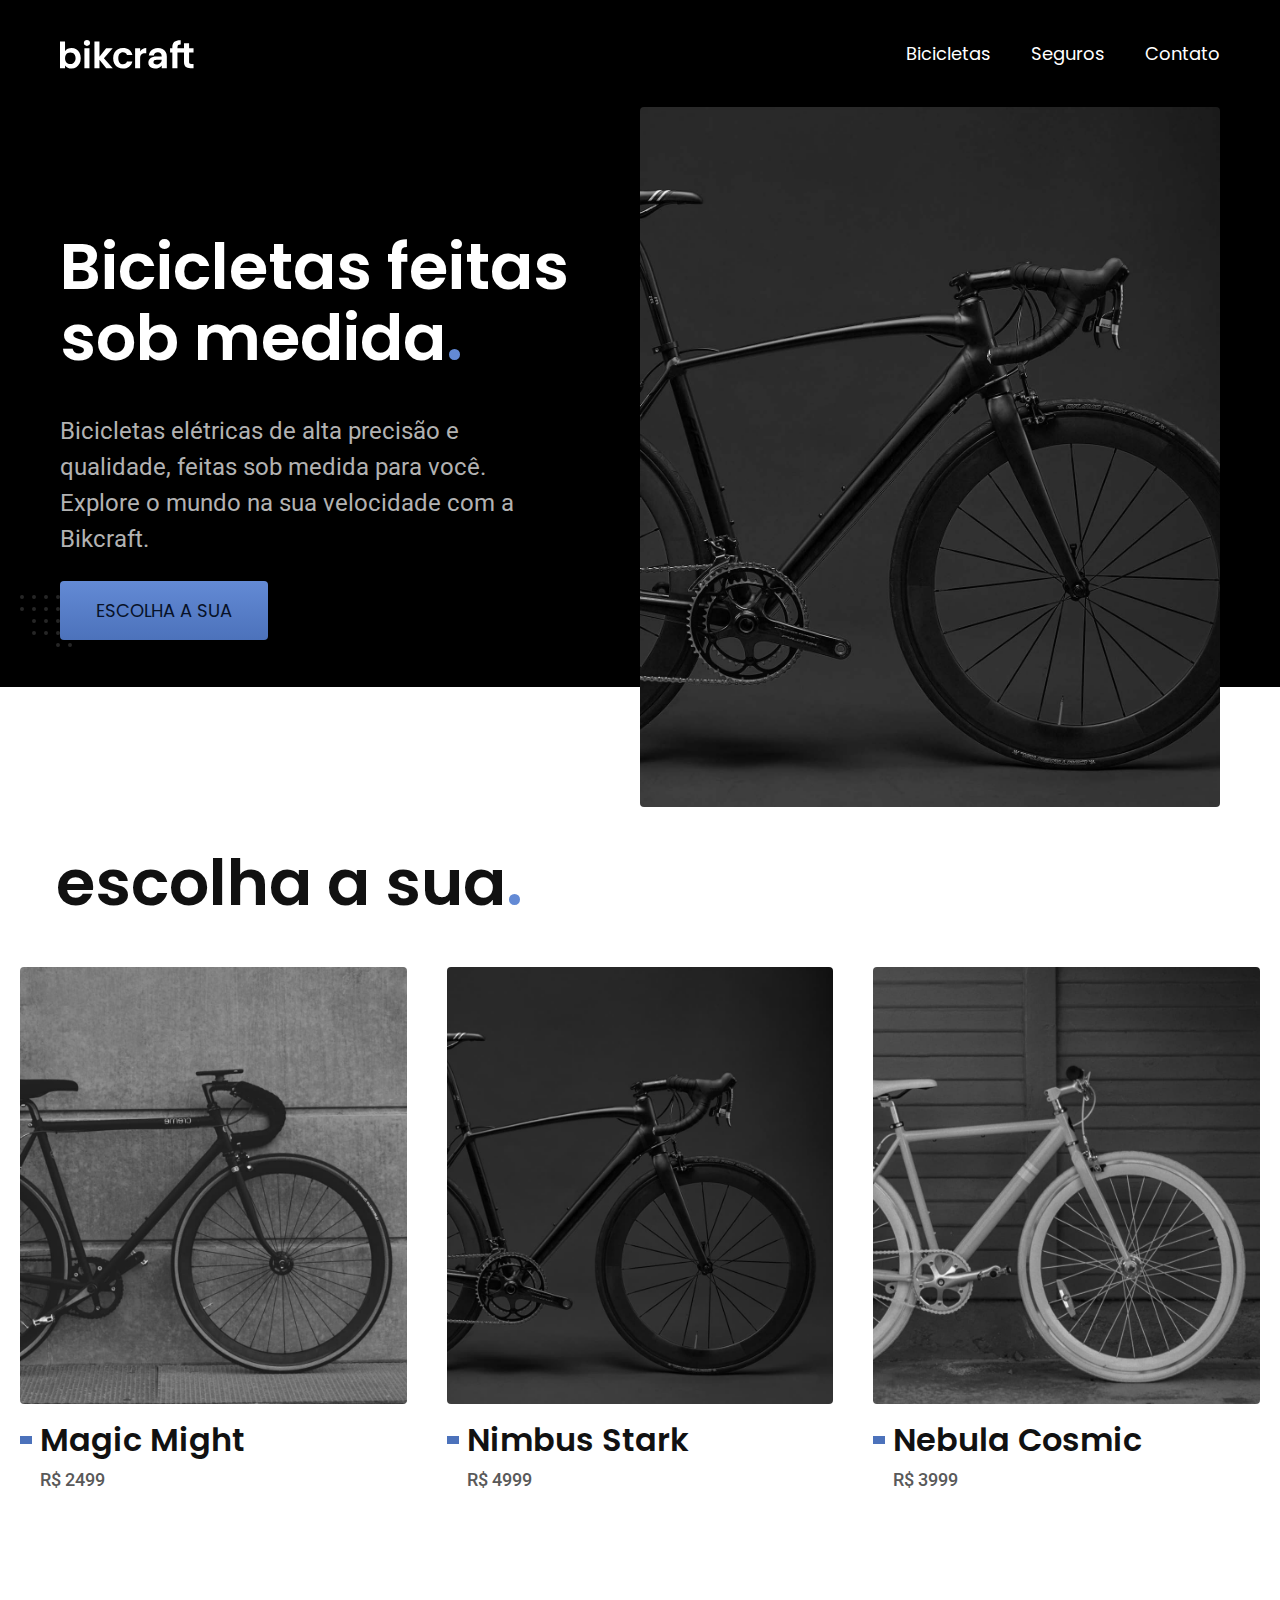
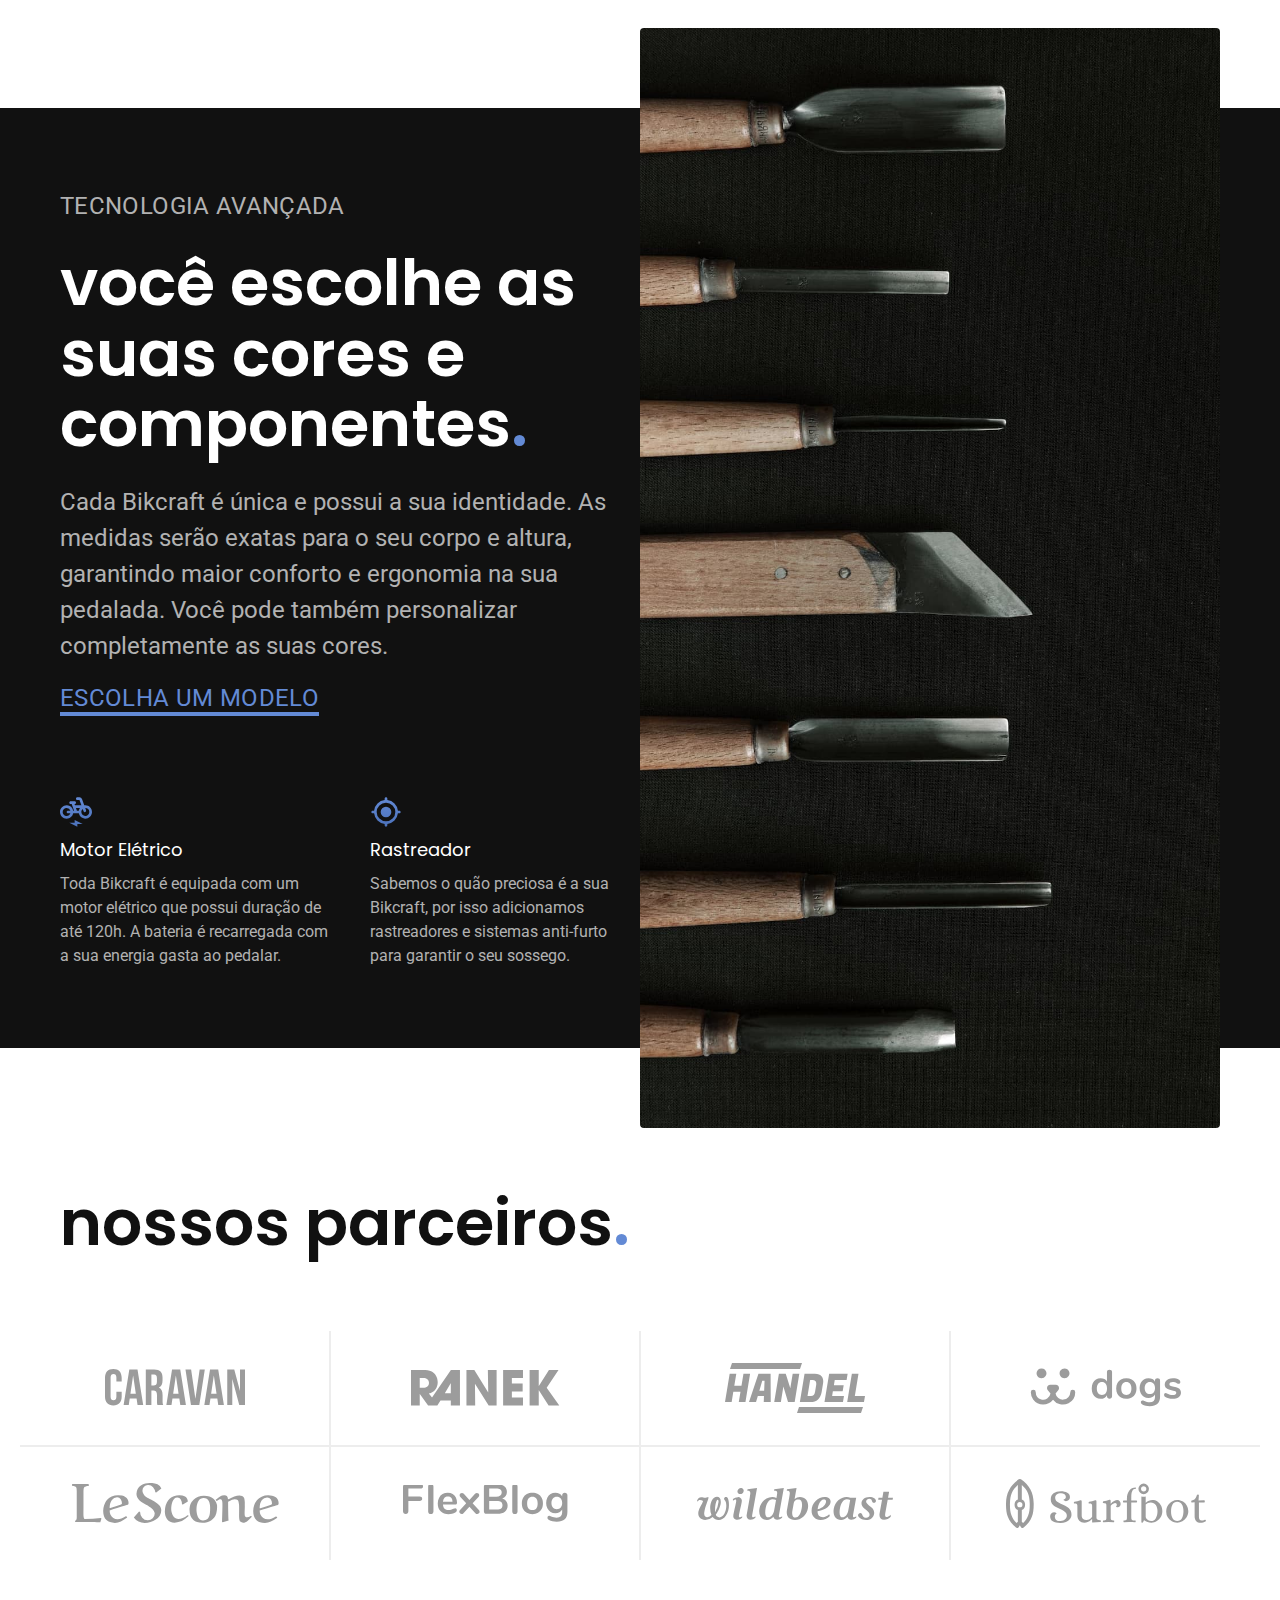
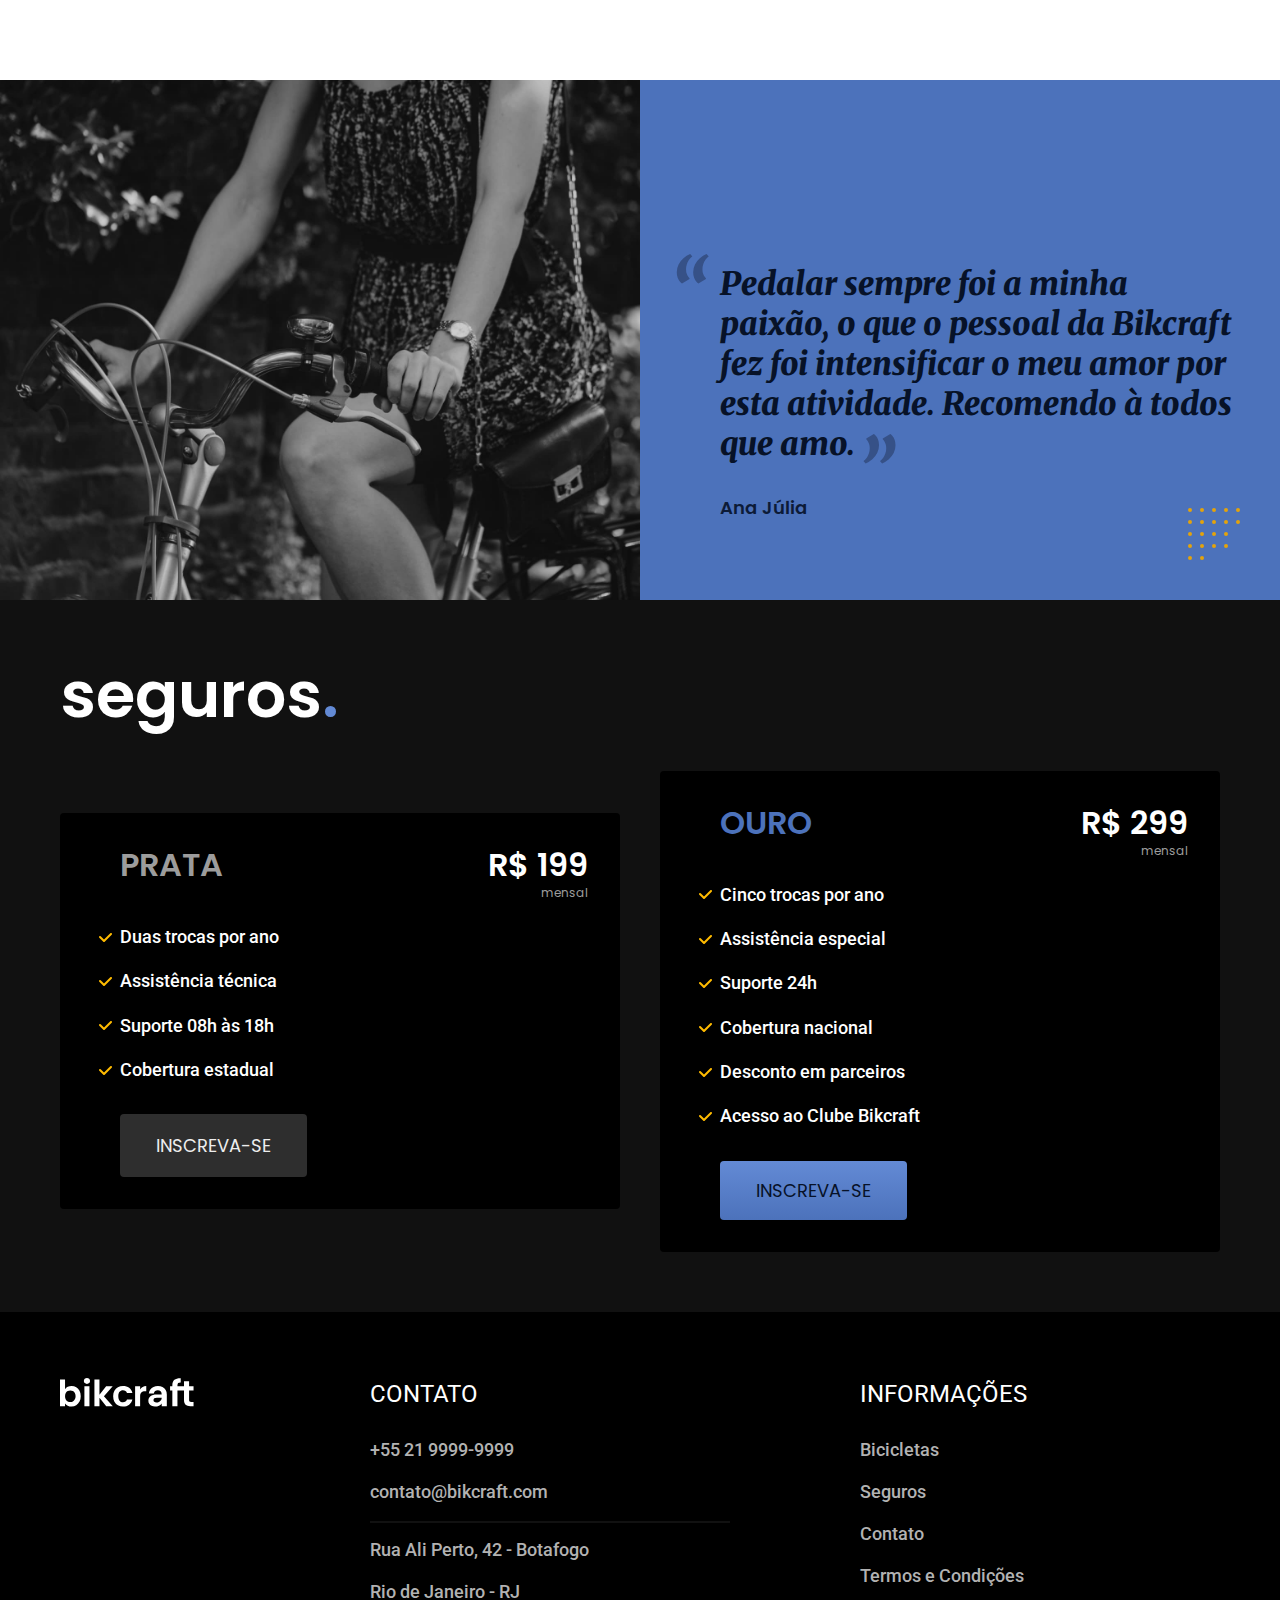
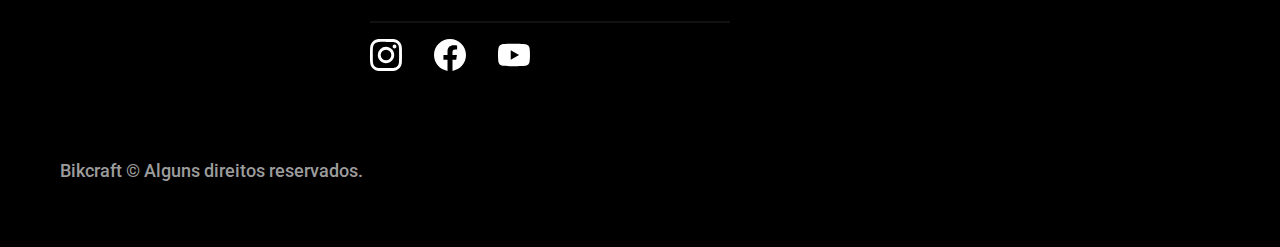
<file: index.html>
<!DOCTYPE html>
<html lang="pt-br">
<head>
    <meta charset="UTF-8">
    <meta http-equiv="X-UA-Compatible" content="IE=edge">
    <meta name="viewport" content="width=device-width, initial-scale=1.0">
    <title>Bikcraft - Bicicletas Elétricas</title>
    <meta name="description" content="Bicicletas elétricas de alta precisão e qualidade,  feitas sob medida para o cliente. Explore o mundo na sua velocidade com a Bikcraft.">

    <link rel="icon" href="./imgs/icones/favicon.svg" type="image/svg+xml">

    <link href="./z-css/style.min.css" rel="preload" as="style">
    <link href="./z-css/style.min.css" rel="stylesheet">

    <link rel="preconnect" href="https://fonts.googleapis.com">
    <link rel="preconnect" href="https://fonts.gstatic.com" crossorigin>
    <link href="https://fonts.googleapis.com/css2?family=Merriweather:ital,wght@1,900&family=Poppins:wght@500;600&family=Roboto:wght@400;500&display=swap" rel="stylesheet">

<script>document.documentElement.classList.add("js");</script>
</head>
<body>

    <header class="header">
        <div class="header-container">
            <a href="./""><img src="./imgs/bikcraft.svg" alt="bikcraft-logo" width=136 height=32></a>
            <nav aria-label="nav">
                <ul class="menu-list">
                <li class="menu-item"><a href="./bicicletas.html">Bicicletas</a></li>
                <li class="menu-item"><a href="./seguros.html">Seguros</a></li>
                <li class="menu-item"><a href="./contato.html">Contato</a></li>
                </ul>
            </nav>
        </div>
    </header>

    <main class="main">
        <div class="intro-bg">
        <div class="intro-container">
            <div class="intro-text">
            <h1 id="titulo" data-anime="150" class="fadeInDown">Bicicletas feitas sob medida<span class="ponto">.</span></h1>
            <p data-anime="300" class="fadeInDown">Bicicletas elétricas de alta precisão e qualidade, feitas sob medida para você. Explore o mundo na sua velocidade com a Bikcraft.</p>
            <a class="btn-all buttonjs fadeInLeft" href="./bicicletas.html" data-anime="450">Escolha a sua</a>
            </div>
            <picture data-anime="600" class="fadeInRight">
                <source media="(max-width: 800px)" srcset="./imgs/bicicletas/nimbus.jpg">
                <img src="./imgs/fotos/introducao.jpg" width="1280" height="1600" alt="Bicicleta elétrica preta.">
              </picture>
        </div>

        </div>
        <div class="escolha-container fadeInUp" data-anime="800">
            <h2 class="font-p-lll h2-escolha">escolha a sua<span class="ponto">.</span></h2>
            <ul class="escolha-bicicletas">
                <li class="escolha-item"><a href="./bicicletas/magic.html"><img src="./imgs/bicicletas/magic-home.jpg" alt="Bicicleta1" width=920 height=1040><p class="font-p-ll">Magic Might</p><span class="cor-8 font-r-m">R$ 2499</span></a></li>
                <li class="escolha-item"><a href="./bicicletas/nimbus.html"><img src="./imgs/bicicletas/nimbus-home.jpg" alt="Bicicleta2" width=920 height=1040><p class="font-p-ll">Nimbus Stark</p><span class="cor-8 font-r-m">R$ 4999</span></a></li>
                <li class="escolha-item"><a href="./bicicletas/nebula.html"><img src="./imgs/bicicletas/nebula-home.jpg" alt="Bicicleta3" width=920 height=1040><p class="font-p-ll">Nebula Cosmic</p><span class="cor-8 font-r-m">R$ 3999</span></a></li>
            </ul>
        </div>

        <div class="tecnologia-bg">
        <div class="tecnologia-container">
            <div class="tec-info">
            <h3 class="h3-tecnologia font-r-l-b cor-5">Tecnologia avançada</h3>
            <h1 id="titulo">você escolhe as suas cores e componentes<span class="ponto">.</span></h1>
            <p class="cor-5 font-r-l">Cada Bikcraft é única e possui a sua identidade. As medidas serão exatas para o seu corpo e altura, garantindo maior conforto e ergonomia na sua pedalada. Você pode também personalizar completamente as suas cores.</p>
            <h3 class="h3-tecnologia h3-sec cor-p-6 font-r-l-b"><a href="./bicicletas.html">Escolha Um Modelo</a></h3>
            <div class="vantagens">
            <section class="tecnologia-vantagens" aria-label="motor-eletrico">
                <img src="./imgs/icones/eletrica.svg" alt="motor elétrico" width=32px height=32px>
                <h4 class="font-p-m">Motor Elétrico</h4>
                <p class="font-r-s cor-5">Toda Bikcraft é equipada com um motor elétrico que possui duração de até 120h. A bateria é recarregada com a sua energia gasta ao pedalar.</p>
            </section>
            <section class="tecnologia-vantagens" aria-label="rastreador">
                <img src="./imgs/icones/rastreador.svg" alt="rastreador" width=32px height=32px>
                <h4 class="font-p-m">Rastreador</h4>
                <p class="font-r-s cor-5">Sabemos o quão preciosa é a sua Bikcraft, por isso adicionamos rastreadores e sistemas anti-furto para garantir o seu sossego.</p>
            </section>
            </div>
            </div>
            <picture id="tecnologia-img">
            <img src="./imgs/fotos/tecnologia.jpg" alt="ferramentas" width=1200px height=1920px>
            </picture>
        </div>
        </div>
        
        <div class="parceiros-container">
            <h1 id="titulo">nossos parceiros<span class="ponto">.</span></h1>
            <ul class="parceiros-lista">
                <li class="p-1 par"><img src="./imgs/parceiros/caravan.svg" alt="caravan" width=140px height=38px></li>
                <li class="p-2 par"><img src="./imgs/parceiros/ranek.svg" alt="ranek" width=149px height=36px></li>
                <li class="p-3 par"><img src="./imgs/parceiros/handel.svg" alt="handel" width=140px height=50px></li>
                <li class="p-4 par"><img src="./imgs/parceiros/dogs.svg" alt="dogs" width=152px height=39px></li>
                <li class="p-5 par"><img src="./imgs/parceiros/lescone.svg" alt="lescone" width=208px height=41px></li>
                <li class="p-6 par"><img src="./imgs/parceiros/flexblog.svg" alt="flexblog" width=165px height=38px></li>
                <li class="p-7 par"><img src="./imgs/parceiros/wildbeast.svg" alt="wildbeast" width=196px height=34px></li>
                <li class="p-8 par"><img src="./imgs/parceiros/surfbot.svg" alt="surfbot" width=200px height=49px></li>
            </ul>
        </div>

        <div class="depoimento-bg">
        <div class="depoimento-container">
            <picture class="depoimento-img">
                <img src="./imgs/fotos/depoimento.jpg" alt="mulher andando de bicicleta" width="1560" height="1360">
            </picture>
            <div class="depoimento">
            <p class="font-p-ll cor-p-5">Pedalar sempre foi a minha paixão, o que o pessoal da Bikcraft fez foi intensificar o meu amor por esta atividade. Recomendo à todos que amo.</p>
            <span class="font-p-m-b cor-p-4">Ana Júlia</span>
            </div>
        </div>
        </div>

        <div class="seguros-bg">
        <div class="seguros-container">
            <h1 id="titulo">seguros<span class="ponto">.</span></h1>
            <div class="planos-seguro">
            <form class="plano-prata">
                <div class="plano-preço">
                    <p class="p-prata font-p-ll cor-6">Prata</p> <p class="preço font-p-ll">R$ 199</p>
                </div>
                    <span class="font-p-ss">mensal</span>
                    <ul class="beneficios-plano font-r-m cor-0">
                        <li class="beneficio">Duas trocas por ano</li>
                        <li class="beneficio">Assistência técnica</li>
                        <li class="beneficio">Suporte 08h às 18h</li>
                        <li class="beneficio">Cobertura estadual</li>
                    </ul>
                    <a href="./orçamento.html?tipo=seguro-radio&produto=prata" class="btn-prata">inscreva-se</a>
            </form>

            <form class="plano-ouro">
                <div class="plano-preço">
                    <p class="p-ouro font-p-ll cor-p-1">Ouro</p> <p class="preço font-p-ll">R$ 299</p>
                </div>
                    <span class="font-p-ss">mensal</span>
                    <ul class="beneficios-plano font-r-m">
                        <li class="beneficio">Cinco trocas por ano</li>
                        <li class="beneficio">Assistência especial</li>
                        <li class="beneficio">Suporte 24h</li>
                        <li class="beneficio">Cobertura nacional</li>
                        <li class="beneficio">Desconto em parceiros</li>
                        <li class="beneficio">Acesso ao Clube Bikcraft</li>
                    </ul>
                    <a href="./orçamento.html?tipo=seguro-radio&produto=ouro" class="btn-all">inscreva-se</a>
            </form>
            </div>
        </div>
        </div>
    </main>

    <footer class="footer-bg">
        <div class="footer-container">
            <img src="./imgs/bikcraft.svg" alt="logo" width="136" height="32">
            <div class="contato-footer">
                <p class="font-r-l cor-0">Contato</p>
                <span class="font-r-m"><a href="tel:+552199999999">+55 21 9999-9999</a></span>
                <span class="font-r-m"><a href="mailto:contato@bikcraft.com">contato@bikcraft.com</a></span>
                <span class="font-r-m span-3">Rua Ali Perto, 42 - Botafogo</span>
                <span class="font-r-m">Rio de Janeiro - RJ</span>
                <div class="redes">
                <a href="#"><img src="./imgs/redes/instagram.svg" alt="instagram" width=32 height=32></a>
                <a class="a-2" href="#"><img src="./imgs/redes/facebook.svg" alt="facebook" width=32 height=32></a>
                <a href="#"><img src="./imgs/redes/youtube.svg" alt="youtube" width=32 height=32></a>
                </div>
            </div>
            <div class="info-footer">
                <p class="font-r-l cor-0">Informações</p>
                <a class="font-r-m" href="./bicicletas.html">Bicicletas</a>
                <a class="font-r-m" href="./seguros.html">Seguros</a>
                <a class="font-r-m" href="./contato.html">Contato</a>
                <a class="font-r-m" href="./termos.html">Termos e Condições</a>
            </div>
            <span class="cor-6 font-r-m">Bikcraft © Alguns direitos reservados.</span>
        </div>
    </footer>
    <script src="./plugins/simple-anime.js"></script>
<script src="./actualy.js"></script>
</body>

</html>
</file>
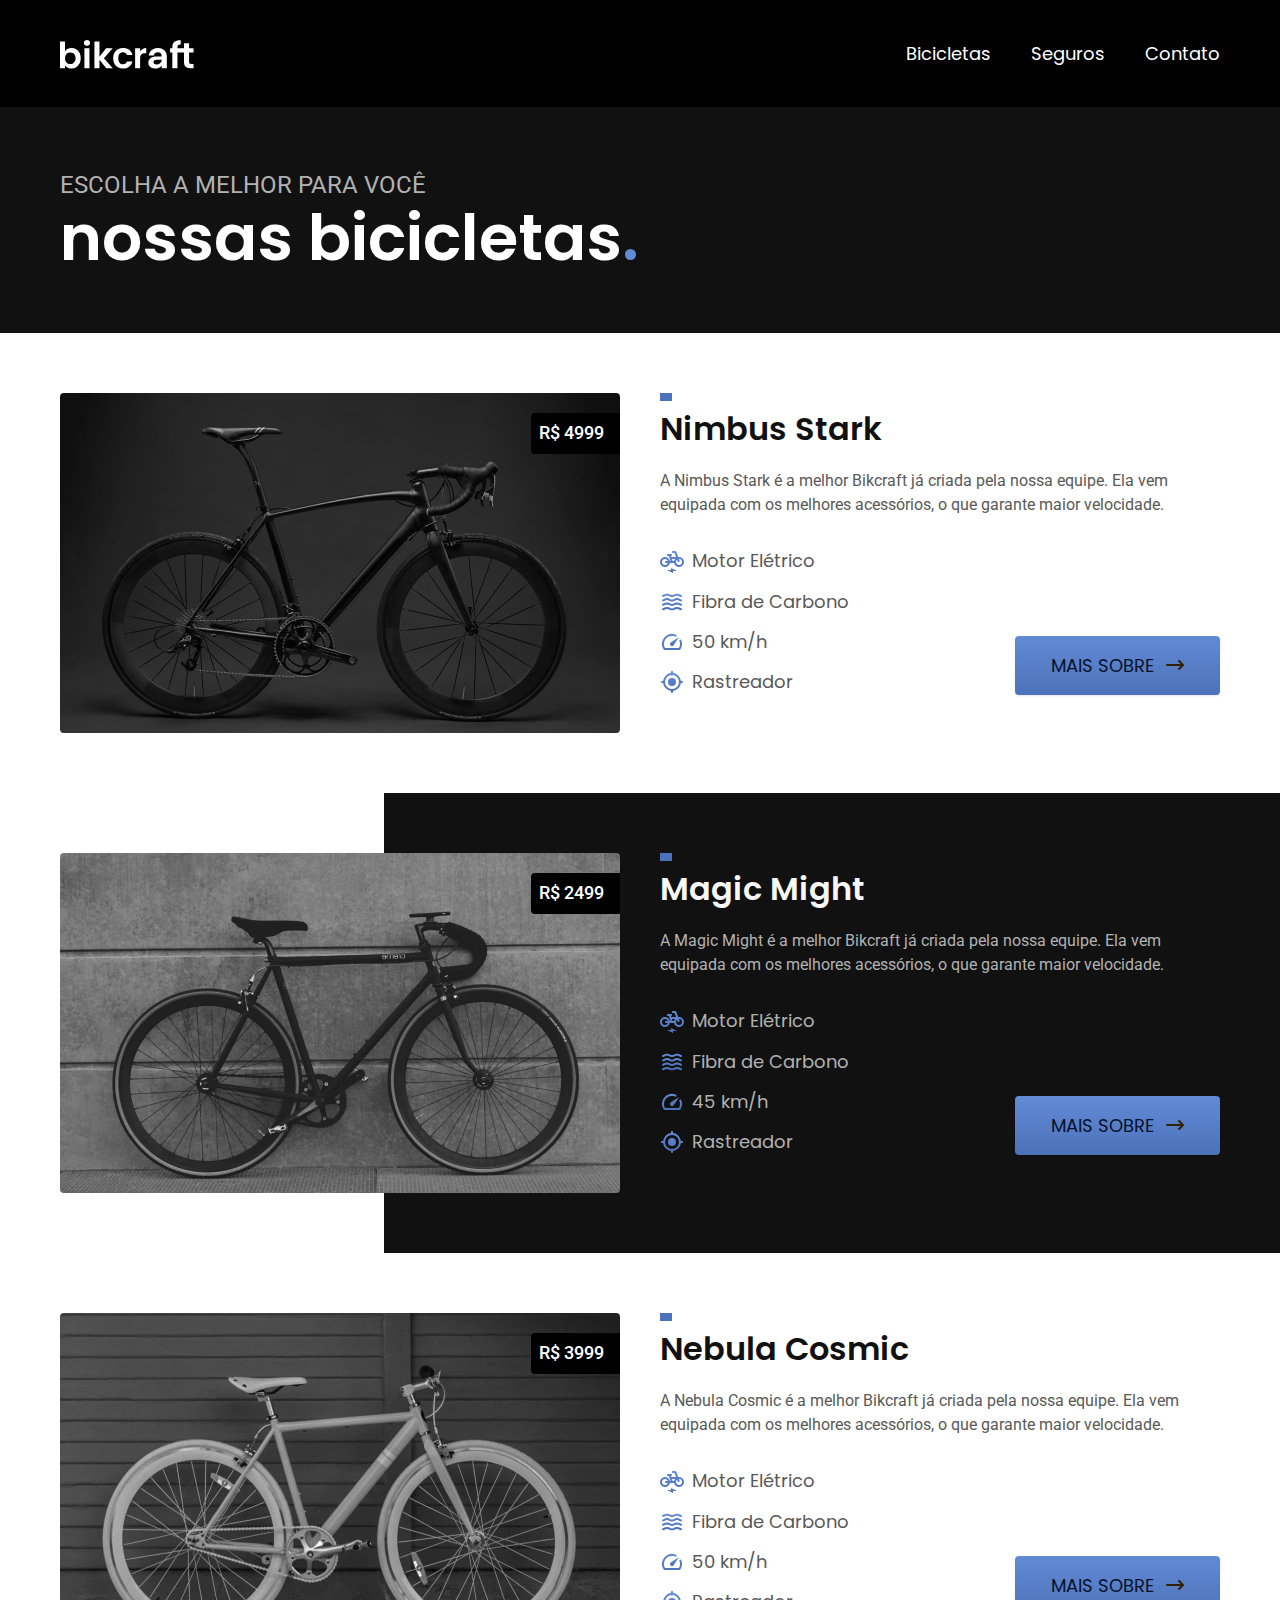
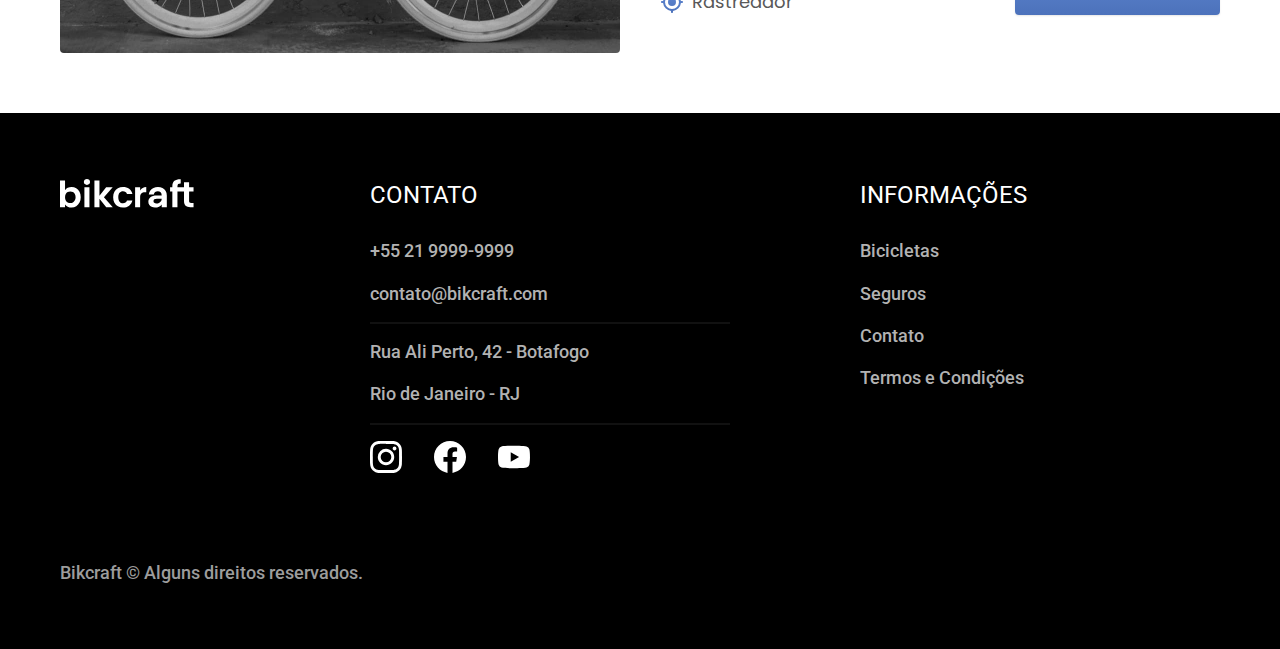
<file: bicicletas.html>
<!DOCTYPE html>
<html lang="pt-br">
<head>
    <meta charset="UTF-8">
    <meta http-equiv="X-UA-Compatible" content="IE=edge">
    <meta name="viewport" content="width=device-width, initial-scale=1.0">
    <title>Bicicletas - Bikcraft</title>
    <meta name="description" content="Nossas bicicletas Bikcraft">

    <link rel="icon" href="./imgs/icones/favicon.svg" type="image/svg+xml">

    <link href="./z-css/style.css" rel="preload" as="style">
    <link href="./z-css/style.css" rel="stylesheet">

    <link rel="preconnect" href="https://fonts.googleapis.com">
    <link rel="preconnect" href="https://fonts.gstatic.com" crossorigin>
    <link href="https://fonts.googleapis.com/css2?family=Merriweather:ital,wght@1,900&family=Poppins:wght@500;600&family=Roboto:wght@400;500&display=swap" rel="stylesheet">
</head>
<body>

    <header class="header">
        <div class="header-container">
            <a href="./""><img src="./imgs/bikcraft.svg" alt="bikcraft-logo" width=136 height=32></a>
            <nav aria-label="nav">
                <ul class="menu-list">
                <li class="menu-item"><a href="./bicicletas.html">Bicicletas</a></li>
                <li class="menu-item"><a href="./seguros.html">Seguros</a></li>
                <li class="menu-item"><a href="./contato.html">Contato</a></li>
                </ul>
            </nav>
        </div>
    </header>

    <main class="main-bicicletas">
        <div class="bicicletas-bg">
        <div class="bicicletas-container">
        <p class="subtitulo-all font-r-l cor-5">Escolha a melhor para você</p>
        <h1 id="titulo" class="cor-0">nossas bicicletas<span class="ponto">.</span></h1>
        </div>
        </div>

        <div class="bicicletas-container-content">
            <div class="bicicletas nimbus-stark">
                <div class="img-bik">
                <img src="./imgs/bicicletas/nimbus.jpg" alt="nimbus-stark" width="1160" height="680">
                <span class="preco-bik font-r-m cor-0">R$ 4999</span>
                </div>
                <div class="bicicletas-content">
                    <h2 class="font-p-ll">Nimbus Stark</h2>
                    <p class="font-r-s cor-8">A Nimbus Stark é a melhor Bikcraft já criada pela nossa equipe. Ela vem equipada com os melhores acessórios, o que garante maior velocidade.</p>
                    <div class="bicicleta-vantagens">
                        <ul class="font-p-m cor-8">
                            <li>
                                <img src="./imgs/icones/eletrica.svg" alt="eletrica" width="32" height="32">
                                <span>Motor Elétrico</span>
                            </li>
                            <li>
                                <img src="./imgs/icones/carbono.svg" alt="eletrica" width="32" height="32">
                                <span>Fibra de Carbono</span>
                            </li>
                            <li>
                                <img src="./imgs/icones/velocidade.svg" alt="eletrica" width="32" height="32">
                                <span>50 km/h</span>
                            </li>
                            <li>
                                <img src="./imgs/icones/rastreador.svg" alt="eletrica" width="32" height="32">
                                <span>Rastreador</span>
                            </li>
                        </ul>
                        <a href="./bicicletas/nimbus.html" class="btn-all seta">Mais sobre</a>
                    </div>
                </div>
            </div>
            <div class="magic-bg">
            <div class="bicicletas magic-might">
                <div class="img-bik">
                <img src="./imgs/bicicletas/magic.jpg" alt="magic-might" width="1160" height="680">
                <span class="preco-bik font-r-m cor-0">R$ 2499</span>
                </div>
                <div class="bicicletas-content">
                    <h2 class="font-p-ll cor-1">Magic Might</h2>
                    <p class="font-r-s cor-5">A Magic Might é a melhor Bikcraft já criada pela nossa equipe. Ela vem equipada com os melhores acessórios, o que garante maior velocidade.</p>
                    <div class="bicicleta-vantagens">
                        <ul class="cor-5 font-p-m">
                            <li>
                                <img src="./imgs/icones/eletrica.svg" alt="eletrica" width="32" height="32">
                                <span>Motor Elétrico</span>
                            </li>
                            <li>
                                <img src="./imgs/icones/carbono.svg" alt="eletrica" width="32" height="32">
                                <span>Fibra de Carbono</span>
                            </li>
                            <li>
                                <img src="./imgs/icones/velocidade.svg" alt="eletrica" width="32" height="32">
                                <span>45 km/h</span>
                            </li>
                            <li>
                                <img src="./imgs/icones/rastreador.svg" alt="eletrica" width="32" height="32">
                                <span>Rastreador</span>
                            </li>
                        </ul>
                        <a href="./bicicletas/magic.html" class="btn-all seta">Mais sobre</a>
                    </div>
                </div>
            </div>
            </div>
            <div class="bicicletas nebula-cosmic">
                <div class="img-bik">
                <img src="./imgs/bicicletas/nebula.jpg" alt="nebula cosmic" width="1160" height="680">
                <span class="preco-bik font-r-m cor-0">R$ 3999</span>
                </div>
                <div class="bicicletas-content">
                    <h2 class="font-p-ll">Nebula Cosmic</h2>
                    <p class="font-r-s cor-8">A Nebula Cosmic é a melhor Bikcraft já criada pela nossa equipe. Ela vem equipada com os melhores acessórios, o que garante maior velocidade.</p>
                    <div class="bicicleta-vantagens">
                        <ul class="font-p-m cor-8">
                            <li>
                                <img src="./imgs/icones/eletrica.svg" alt="eletrica" width="32" height="32">
                                <span>Motor Elétrico</span>
                            </li>
                            <li>
                                <img src="./imgs/icones/carbono.svg" alt="eletrica" width="32" height="32">
                                <span>Fibra de Carbono</span>
                            </li>
                            <li>
                                <img src="./imgs/icones/velocidade.svg" alt="eletrica" width="32" height="32">
                                <span>50 km/h</span>
                            </li>
                            <li>
                                <img src="./imgs/icones/rastreador.svg" alt="eletrica" width="32" height="32">
                                <span>Rastreador</span>
                            </li>
                        </ul>
                        <a href="./bicicletas/nebula.html" class="btn-all seta">Mais sobre</a>
                    </div>
                </div>
            </div>
        </div>
    </main>

    <footer class="footer-bg">
        <div class="footer-container">
            <img src="./imgs/bikcraft.svg" alt="logo" width="136" height="32">
            <div class="contato-footer">
                <p class="font-r-l cor-0">Contato</p>
                <span class="font-r-m"><a href="tel:+552199999999">+55 21 9999-9999</a></span>
                <span class="font-r-m"><a href="mailto:contato@bikcraft.com">contato@bikcraft.com</a></span>
                <span class="font-r-m span-3">Rua Ali Perto, 42 - Botafogo</span>
                <span class="font-r-m">Rio de Janeiro - RJ</span>
                <div class="redes">
                <a href="#"><img src="./imgs/redes/instagram.svg" alt="instagram" width="32" height="32"></a>
                <a class="a-2" href="#"><img src="./imgs/redes/facebook.svg" alt="facebook" width="32" height="32"></a>
                <a href="#"><img src="./imgs/redes/youtube.svg" alt="youtube" width="32" height="32"></a>
                </div>
            </div>
            <div class="info-footer">
                <p class="font-r-l cor-0">Informações</p>
                <a class="font-r-m" href="./bicicletas.html">Bicicletas</a>
                <a class="font-r-m" href="./seguros.html">Seguros</a>
                <a class="font-r-m" href="./contato.html">Contato</a>
                <a class="font-r-m" href="./termos.html">Termos e Condições</a>
            </div>
            <span class="cor-6 font-r-m">Bikcraft © Alguns direitos reservados.</span>
        </div>
    </footer>
</body>

</html>
</file>
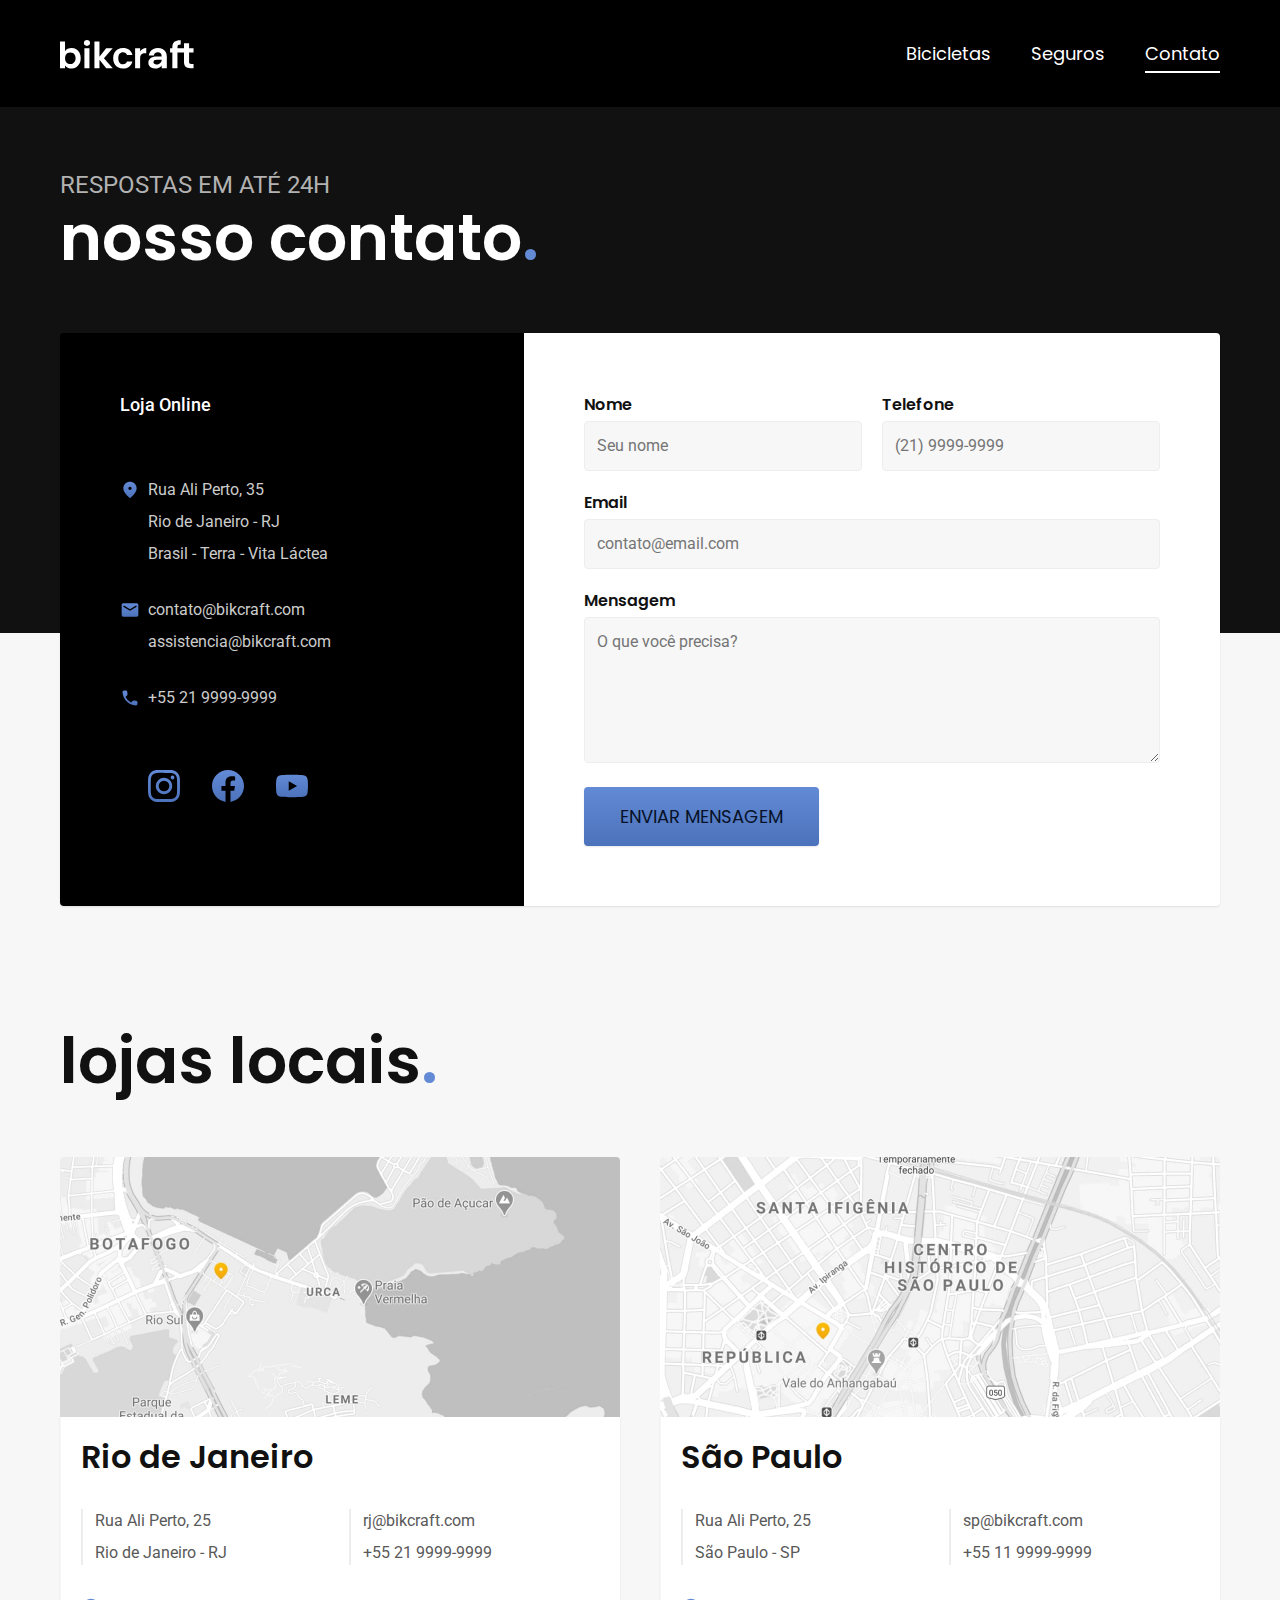
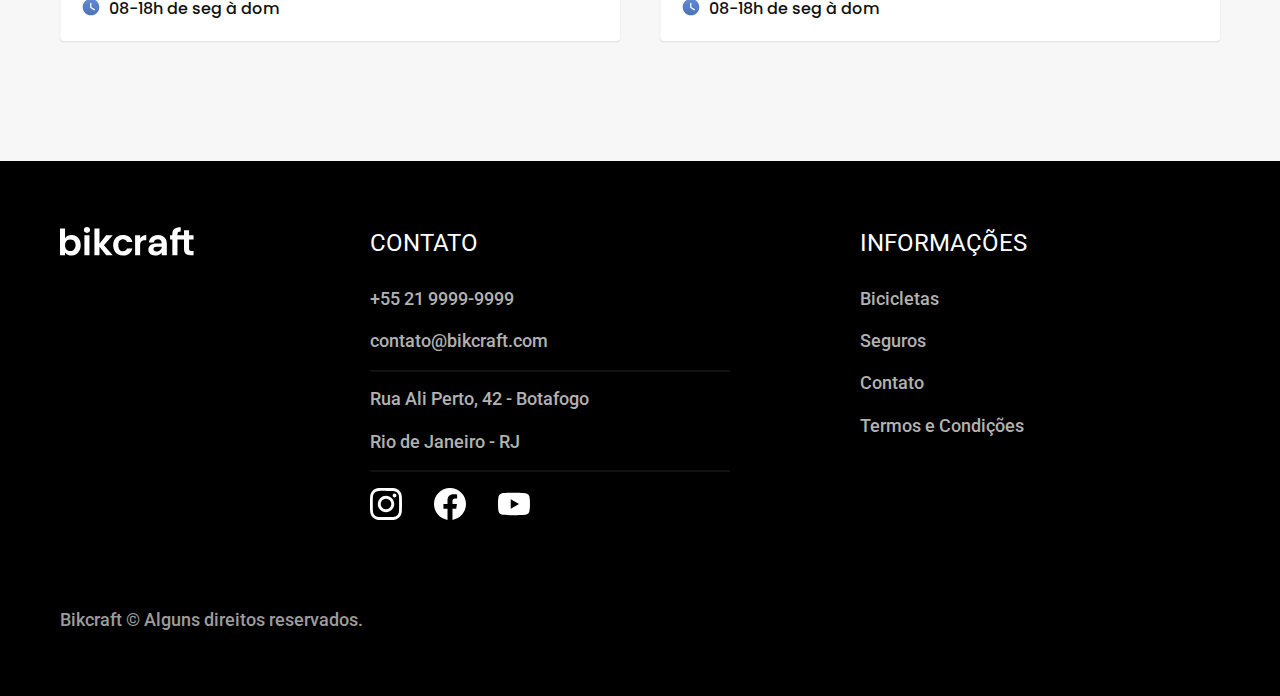
<file: contato.html>
<!DOCTYPE html>
<html lang="pt-br">
<head>
    <meta charset="UTF-8">
    <meta http-equiv="X-UA-Compatible" content="IE=edge">
    <meta name="viewport" content="width=device-width, initial-scale=1.0">
    <title>Contato - Bikcraft</title>
    <meta name="description" content="Termos e condições - Bikcraft">

    <link rel="icon" href="./imgs/icones/favicon.svg" type="image/svg+xml">

    <link href="./z-css/style.min.css" rel="preload" as="style">
    <link href="./z-css/style.min.css" rel="stylesheet">

    <link rel="preconnect" href="https://fonts.googleapis.com">
    <link rel="preconnect" href="https://fonts.gstatic.com" crossorigin>
    <link href="https://fonts.googleapis.com/css2?family=Merriweather:ital,wght@1,900&family=Poppins:wght@500;600&family=Roboto:wght@400;500&display=swap" rel="stylesheet">
<script>document.documentElement.classList.add('js');</script>
</head>
<body id="contato-background">

    <header class="header"">
        <div class="header-container">
            <a href="./""><img src="./imgs/bikcraft.svg" alt="bikcraft-logo" width=136 height=32></a>
            <nav aria-label="nav">
                <ul class="menu-list">
                <li class="menu-item"><a href="./bicicletas.html">Bicicletas</a></li>
                <li class="menu-item"><a href="./seguros.html">Seguros</a></li>
                <li class="menu-item"><a href="./contato.html">Contato</a></li>
                </ul>
            </nav>
        </div>
    </header>

    <main class="main-contato">
        <div class="contato-bg">
        <div class="contato-container">
        <p class="subtitulo-all font-r-l cor-5">Respostas em até 24h</p>
        <h1 id="titulo" class="cor-0">nosso contato<span class="ponto">.</span></h1>
        </div>
        </div>

        <div class="contato--container">
            <div class="contato--content">
            <section class="contato-content" aria-label="Local">
                <h2 class="font-r-m cor-0">Loja Online</h2>
                <div class="contato-local font-r-s cor-4">
                    <p>Rua Ali Perto, 35</p>
                    <p>Rio de Janeiro - RJ</p>
                    <p>Brasil - Terra - Vita Láctea</p>
                </div>
                <div class="contato-pessoal font-r-s cor-4">
                    <a href="mailto:contato@bikcraft.com">contato@bikcraft.com</a>
                    <a href="mailto:assistencia@bikcraft.com">assistencia@bikcraft.com</a>
                    <a href="tel:+552199999999">+55 21 9999-9999</a>
                </div>
                <address class="contato-redes">
                    <a href="#"><img src="./imgs/redes/instagram-p.svg" alt="instagram" width="32" height="32"></a>
                    <a class="a-2" href="#"><img src="./imgs/redes/facebook-p.svg" alt="facebook" width="32" height="32"></a>
                    <a href="#"><img src="./imgs/redes/youtube-p.svg" alt="youtube" width="32" height="32"></a>
                 </address>
            </section>
            
            <section class="contato-form" arial-label="Formulário">
                <form action="./contato.html" class="contato--form">
                    <div>
                        <label for="nome">Nome</label>
                        <input type="text" id="nome" name="nome" placeholder="Seu nome">
                      </div>
                      <div>
                        <label for="telefone">Telefone</label>
                        <input type="text" id="telefone" name="telefone" placeholder="(21) 9999-9999">
                      </div>
                      <div class="col-2">
                        <label for="email">Email</label>
                        <input type="email" id="email" name="email" placeholder="contato@email.com">
                      </div>
                      <div class="col-2">
                        <label for="mensagem">Mensagem</label>
                        <textarea rows="5" id="mensagem" name="mensagem" placeholder="O que você precisa?"></textarea>
                      </div>
                      <button class="btn-all col-2">Enviar Mensagem</button>
                </form>
            </section>
        </div>

        <div class="contato-lojas">
            <h1 id="titulo">lojas locais<span class="ponto">.</span></h1>
            <div class="lojas-container">
                <div class="lojas-content">
                <img src="./imgs/lojas/rj.jpg" width="1120" height="520" alt="Mapa-rj">
                <div class="lojas-info">
                    <h3 class="font-p-ll">Rio de Janeiro</h3>
                    <div class="lojas--info font-r-s cor-8">
                        <p>Rua Ali Perto, 25</p>
                        <p>Rio de Janeiro - RJ</p>
                    </div>
                    <div class="lojas--info font-r-s cor-8">
                        <a href="mailto:rj@bikcraft.com">rj@bikcraft.com</a>
                        <a href="tel:+552199999999">+55 21 9999-9999</a>
                    </div>
                    <p class="font-p-s loja-horario">08-18h de seg à dom</p>
                </div>
                </div>
                <div class="lojas-content">
                <img src="./imgs/lojas/sp.jpg" width="1120" height="520" alt="Mapa-sp">
                <div class="lojas-info">
                    <h3 class="font-p-ll">São Paulo</h3>
                    <div class="lojas--info font-r-s cor-8">
                        <p>Rua Ali Perto, 25</p>
                        <p>São Paulo - SP</p>
                    </div>
                    <div class="lojas--info font-r-s cor-8">
                        <a href="mailto:sp@bikcraft.com">sp@bikcraft.com</a>
                        <a href="tel:+551199999999">+55 11 9999-9999</a>
                    </div>
                    <p class="font-p-s loja-horario">08-18h de seg à dom</p>
                </div>
                </div>
            </div>
        </div>
        </div>
    </main>

    <footer class="footer-bg">
        <div class="footer-container">
            <img src="./imgs/bikcraft.svg" alt="logo" width="136" height="32">
            <div class="contato-footer">
                <p class="font-r-l cor-0">Contato</p>
                <span class="font-r-m"><a href="tel:+552199999999">+55 21 9999-9999</a></span>
                <span class="font-r-m"><a href="mailto:contato@bikcraft.com">contato@bikcraft.com</a></span>
                <span class="font-r-m span-3">Rua Ali Perto, 42 - Botafogo</span>
                <span class="font-r-m">Rio de Janeiro - RJ</span>
                <div class="redes">
                <a href="#"><img src="./imgs/redes/instagram.svg" alt="instagram" width="32" height="32"></a>
                <a class="a-2" href="#"><img src="./imgs/redes/facebook.svg" alt="facebook" width="32" height="32"></a>
                <a href="#"><img src="./imgs/redes/youtube.svg" alt="youtube" width="32" height="32"></a>
                </div>
            </div>
            <div class="info-footer">
                <p class="font-r-l cor-0">Informações</p>
                <a class="font-r-m" href="./bicicletas.html">Bicicletas</a>
                <a class="font-r-m" href="./seguros.html">Seguros</a>
                <a class="font-r-m" href="./contato.html">Contato</a>
                <a class="font-r-m" href="./termos.html">Termos e Condições</a>
            </div>
            <span class="cor-6 font-r-m">Bikcraft © Alguns direitos reservados.</span>
        </div>
    </footer>
<script src="./actualy.js"></script>
</body>

</html>
</file>
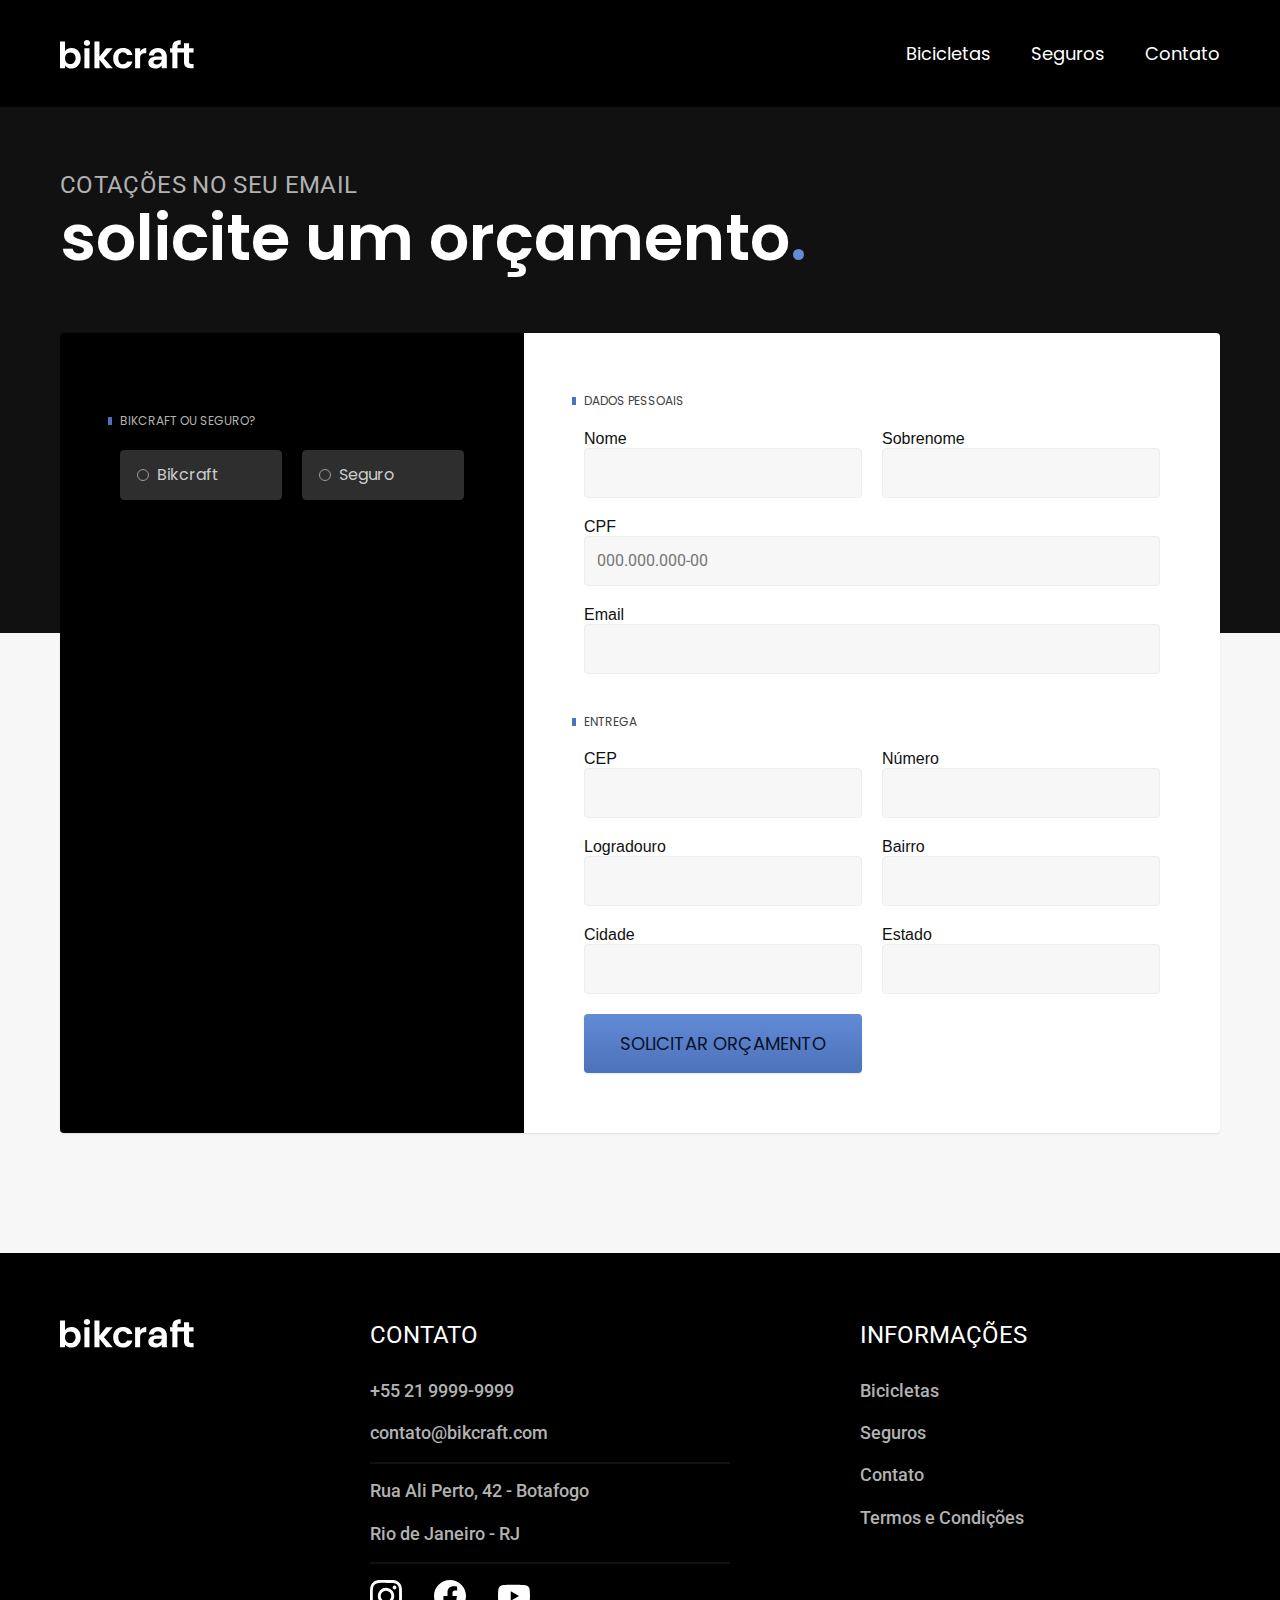
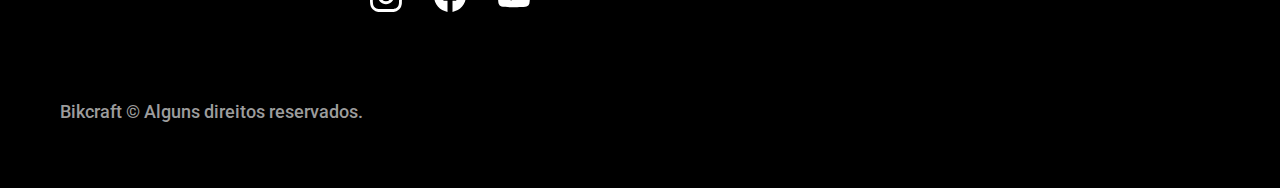
<file: orçamento.html>
<!DOCTYPE html>
<html lang="pt-br">
<head>
    <meta charset="UTF-8">
    <meta http-equiv="X-UA-Compatible" content="IE=edge">
    <meta name="viewport" content="width=device-width, initial-scale=1.0">
    <title>Orçamento - Bikcraft</title>
    <meta name="description" content="Orçamento - Bikcraft">

    <link rel="icon" href="./imgs/icones/favicon.svg" type="image/svg+xml">

    <link href="./z-css/style.min.css" rel="preload" as="style">
    <link href="./z-css/style.min.css" rel="stylesheet">

    <link rel="preconnect" href="https://fonts.googleapis.com">
    <link rel="preconnect" href="https://fonts.gstatic.com" crossorigin>
    <link href="https://fonts.googleapis.com/css2?family=Merriweather:ital,wght@1,900&family=Poppins:wght@500;600&family=Roboto:wght@400;500&display=swap" rel="stylesheet">
<script>document.documentElement.classList.add('js');</script>
</head>
<body id="orcamentoo">

    <header class="header">
        <div class="header-container">
            <a href="./""><img src="./imgs/bikcraft.svg" alt="bikcraft-logo" width=136 height=32></a>
            <nav aria-label="nav">
                <ul class="menu-list">
                <li class="menu-item"><a href="./bicicletas.html">Bicicletas</a></li>
                <li class="menu-item"><a href="./seguros.html">Seguros</a></li>
                <li class="menu-item"><a href="./contato.html">Contato</a></li>
                </ul>
            </nav>
        </div>
    </header>

    <main class="main-orcamento">
        <div class="orcamento-bg">
        <div class="orcamento-container">
        <p class="subtitulo-all font-r-l-b cor-5">Cotações no seu email</p>
        <h1 id="titulo" class="cor-0">solicite um orçamento<span class="ponto">.</span></h1>
        </div>
        </div>
       
        <form action="./orçamento.html" class="orcamento--container">
            <div class="orcamento--content">
            <section class="orcamento-content" aria-label="Local">
                <h2 class="font-p-ss cor-5">Bikcraft ou seguro?</h2>
                <input type="radio" name="tipo" value="bikcraft-radio" id="bikcraft-radio">
                <label for="bikcraft-radio">Bikcraft</label>

                <input type="radio" name="tipo" value="seguro-radio" id="seguro-radio">
                <label for="seguro-radio">Seguro</label>
                
                <div class="orcamento-info" id="orcamento-bikcraft">
                  <h2 class="font-p-ss cor-5">Escolha a sua</h2>

                  <input type="radio" name="produto" value="nimbus" id="nimbus">
                  <label for="nimbus">Nimbus Stark<span>R$ 4999</span></label>
                  <div class="orcamento-detalhes">
                    <ul class="font-p-ss cor-8">
                      <li><img src="./imgs/icones/eletrica.svg" alt="" width="32" height="32"> Motor Elétrico</li>
                      <li><img src="./imgs/icones/carbono.svg" alt="" width="32" height="32"> Fibra de Carbono</li>
                      <li><img src="./imgs/icones/velocidade.svg" alt="" width="32" height="32"> 50 km/h</li>
                      <li><img src="./imgs/icones/rastreador.svg" alt="" width="32" height="32"> Rastreador</li>
                    </ul>
                    <img src="./imgs/bicicletas/nimbus.jpg" width="1120" height="680" alt="Bicicleta preta">
                  </div>
                  <input type="radio" name="produto" value="magic" id="magic">
                  <label for="magic">Magic Might<span>R$ 2499</span></label>
                  <div class="orcamento-detalhes">
                    <ul class="font-p-ss cor-8">
                      <li><img src="./imgs/icones/eletrica.svg" alt="" width="32" height="32"> Motor Elétrico</li>
                      <li><img src="./imgs/icones/carbono.svg" alt="" width="32" height="32"> Fibra de Carbono</li>
                      <li><img src="./imgs/icones/velocidade.svg" alt="" width="32" height="32"> 45 km/h</li>
                      <li><img src="./imgs/icones/rastreador.svg" alt="" width="32" height="32"> Rastreador</li>
                    </ul>
                    <img src="./imgs/bicicletas/magic.jpg" width="1120" height="680" alt="Bicicleta preta">
                  </div>
                  <input type="radio" name="produto" value="nebula" id="nebula">
                  <label for="nebula">Nebula Cosmic<span>R$ 3999</span></label>
                  <div class="orcamento-detalhes">
                    <ul class="font-p-ss cor-8">
                      <li><img src="./imgs/icones/eletrica.svg" alt="" width="32" height="32"> Motor Elétrico</li>
                      <li><img src="./imgs/icones/carbono.svg" alt="" width="32" height="32"> Fibra de Carbono</li>
                      <li><img src="./imgs/icones/velocidade.svg" alt="" width="32" height="32"> 40 km/h</li>
                      <li><img src="./imgs/icones/rastreador.svg" alt="" width="32" height="32"> Rastreador</li>
                    </ul>
                    <img src="./imgs/bicicletas/nebula.jpg" width="1120" height="680" alt="Bicicleta branca">
                  </div>
                </div>

                <div class="orcamento-info" id="orcamento-seguro">
                  <h2 class="font-p-ss cor-5">Escolha o plano</h2>

                  <input type="radio" name="produto" value="prata" id="prata">
                  <label for="prata">Prata<span>R$ 199</span></label>
                  <input type="radio" name="produto" value="ouro" id="ouro">
                  <label for="ouro">Ouro<span>R$ 299</span></label>
                </div>
            </section>
            
            <section class="orcamento-form">
              <div class="orcamento--form form-1">
                  <h2 class="font-p-ss cor-9">Dados pessoais</h2>
                    <div>
                        <label for="nome">Nome</label>
                        <input type="text" id="nome" name="nome">
                      </div>
                      <div>
                        <label for="sobrenome">Sobrenome</label>
                        <input type="text" id="sobrenome" name="sobrenome">
                      </div>
                      <div class="col-2">
                        <label for="cpf">CPF</label>
                        <input type="text" id="cpf" name="cpf" placeholder="000.000.000-00">
                      </div>
                      <div class="col-2">
                        <label for="email">Email</label>
                        <input type="email" id="email" name="email">
                      </div>
                    </div>
                    <div class="orcamento--form form-2">
                      <h2 class="font-p-ss cor-9">Entrega</h2>
                        <div>
                          <label for="cep">CEP</label>
                          <input type="text" id="cep" name="cep">
                        </div>
                        <div>
                          <label for="numero">Número</label>
                          <input type="text" id="numero" name="numero">
                        </div>
                        <div>
                          <label for="logradouro">Logradouro</label>
                          <input type="text" id="logradouro" name="logradouro">
                        </div>
                        <div>
                          <label for="bairro">Bairro</label>
                          <input type="text" id="bairro" name="bairro">
                        </div>
                        <div>
                          <label for="cidade">Cidade</label>
                          <input type="text" id="cidade" name="cidade">
                        </div>
                        <div>
                          <label for="estado">Estado</label>
                          <input type="text" id="estado" name="estado">
                        </div>
                        <button class="btn-all col-2">Solicitar Orçamento</button>
                    </div>
            </section>
            </div>
        </form>
    </main>

    <footer class="footer-bg">
        <div class="footer-container">
            <img src="./imgs/bikcraft.svg" alt="logo" width="136" height="32">
            <div class="contato-footer">
                <p class="font-r-l cor-0">Contato</p>
                <span class="font-r-m"><a href="tel:+552199999999">+55 21 9999-9999</a></span>
                <span class="font-r-m"><a href="mailto:contato@bikcraft.com">contato@bikcraft.com</a></span>
                <span class="font-r-m span-3">Rua Ali Perto, 42 - Botafogo</span>
                <span class="font-r-m">Rio de Janeiro - RJ</span>
                <div class="redes">
                <a href="#"><img src="./imgs/redes/instagram.svg" alt="instagram" width="32" height="32"></a>
                <a class="a-2" href="#"><img src="./imgs/redes/facebook.svg" alt="facebook" width="32" height="32"></a>
                <a href="#"><img src="./imgs/redes/youtube.svg" alt="youtube" width="32" height="32"></a>
                </div>
            </div>
            <div class="info-footer">
                <p class="font-r-l cor-0">Informações</p>
                <a class="font-r-m" href="./bicicletas.html">Bicicletas</a>
                <a class="font-r-m" href="./seguros.html">Seguros</a>
                <a class="font-r-m" href="./contato.html">Contato</a>
                <a class="font-r-m" href="./termos.html">Termos e Condições</a>
            </div>
            <span class="cor-6 font-r-m">Bikcraft © Alguns direitos reservados.</span>
        </div>
    </footer>
<script src="./actualy.js"></script>
</body>

</html>
</file>
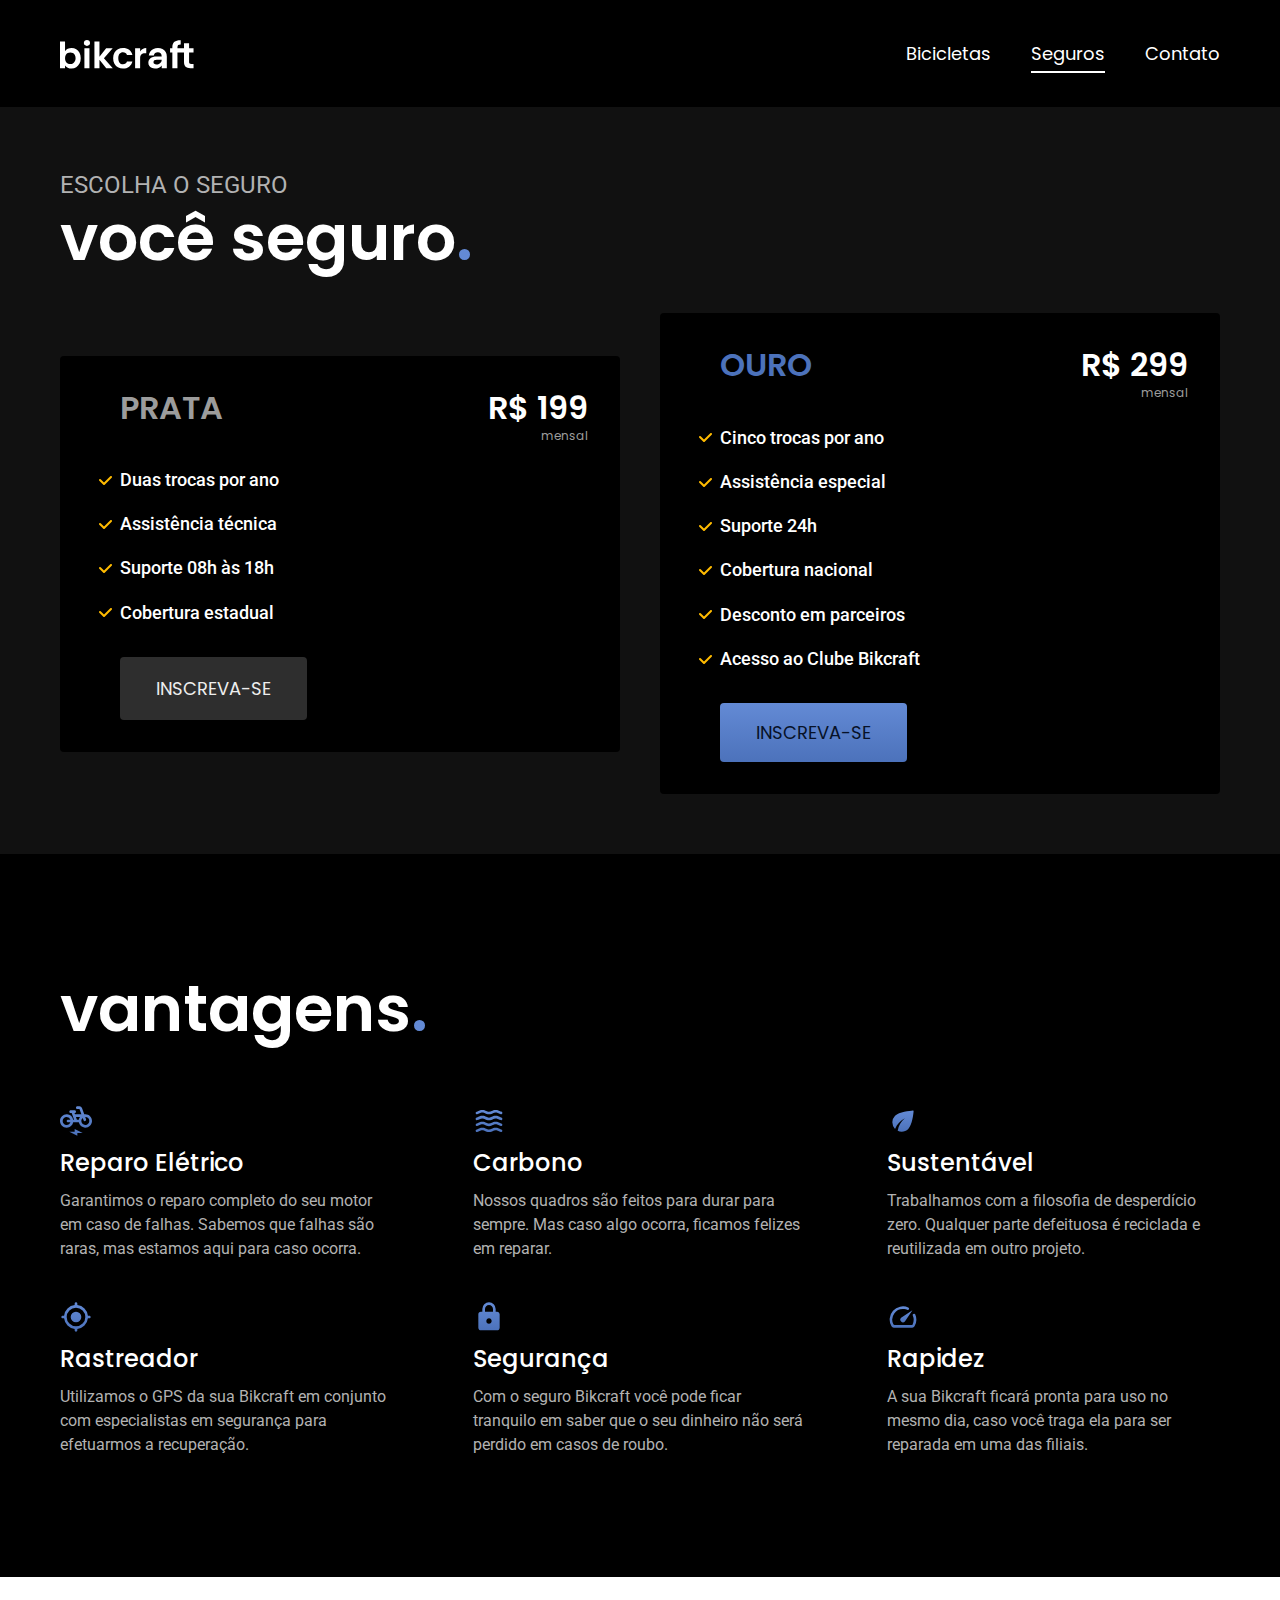
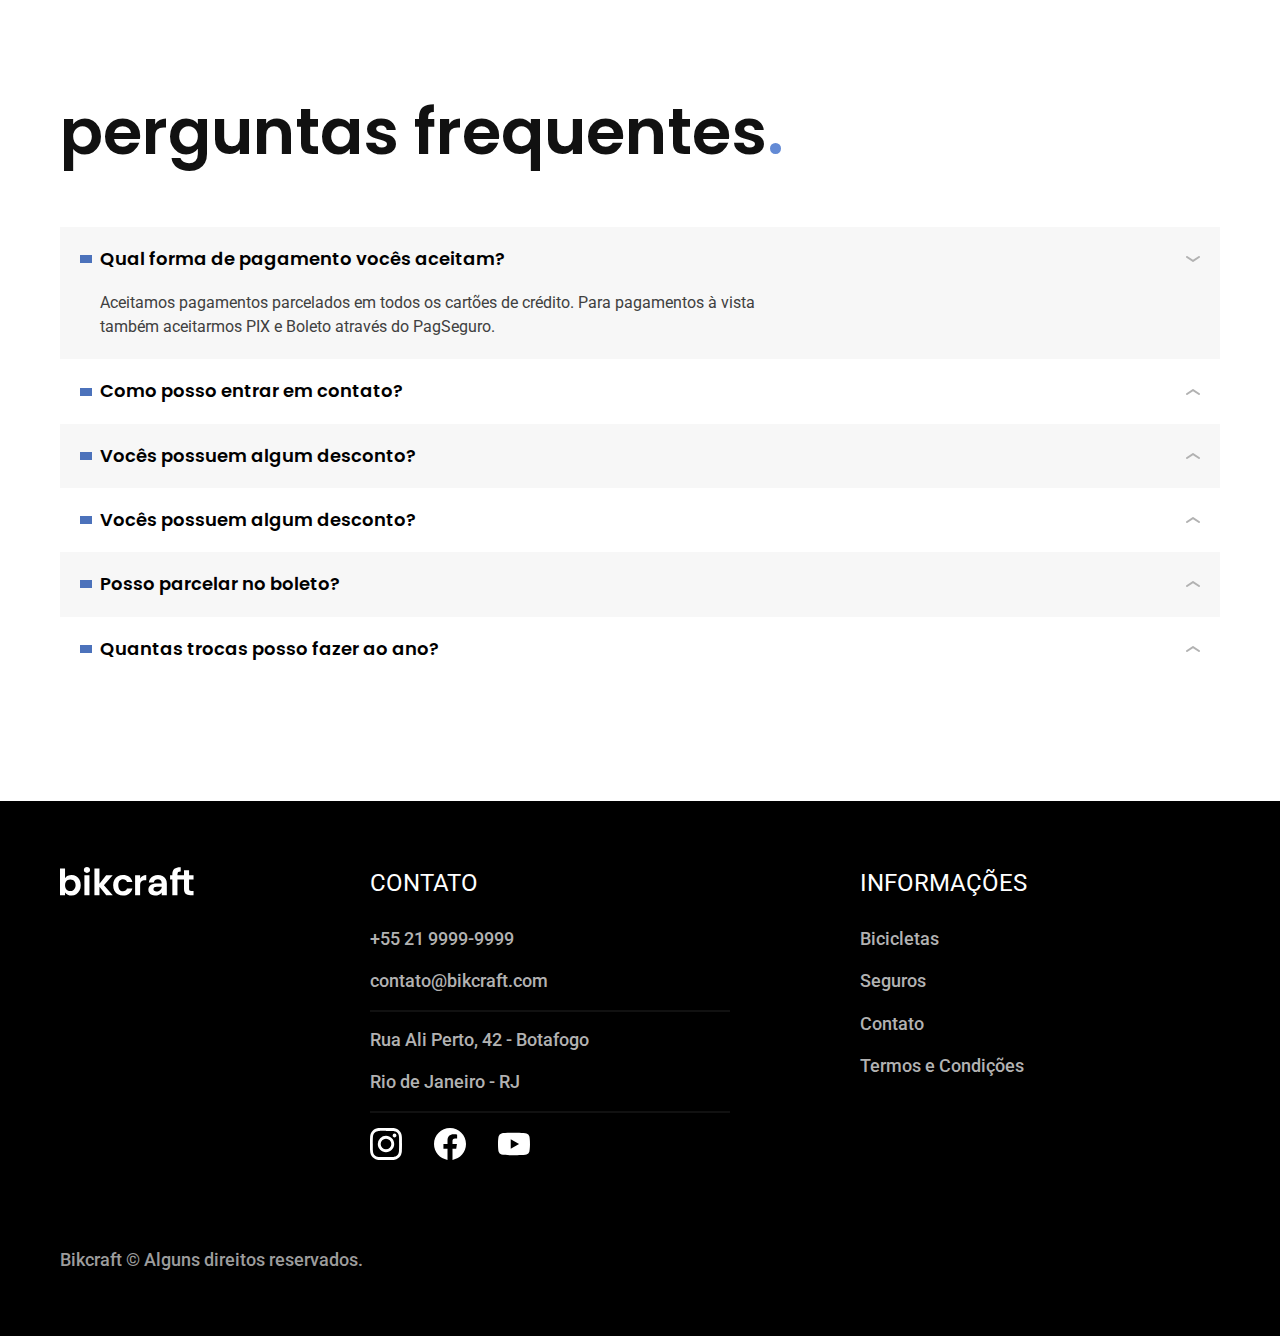
<file: seguros.html>
<!DOCTYPE html>
<html lang="pt-br">
<head>
    <meta charset="UTF-8">
    <meta http-equiv="X-UA-Compatible" content="IE=edge">
    <meta name="viewport" content="width=device-width, initial-scale=1.0">
    <title>Seguros - Bicicletas Elétricas</title>
    <meta name="description" content="Bicicletas elétricas de alta precisão e qualidade,  feitas sob medida para o cliente. Explore o mundo na sua velocidade com a Bikcraft.">

    <link rel="icon" href="./imgs/icones/favicon.svg" type="image/svg+xml">

    <link href="./z-css/style.min.css" rel="preload" as="style">
    <link href="./z-css/style.min.css" rel="stylesheet">

    <link rel="preconnect" href="https://fonts.googleapis.com">
    <link rel="preconnect" href="https://fonts.gstatic.com" crossorigin>
    <link href="https://fonts.googleapis.com/css2?family=Merriweather:ital,wght@1,900&family=Poppins:wght@500;600&family=Roboto:wght@400;500&display=swap" rel="stylesheet">
<script>document.documentElement.classList.add('js');</script>
</head>
<body>

    <header class="header">
        <div class="header-container">
            <a href="./"><img src="./imgs/bikcraft.svg" alt="bikcraft-logo" width=136 height=32></a>
            <nav aria-label="nav">
                <ul class="menu-list">
                <li class="menu-item"><a href="./bicicletas.html">Bicicletas</a></li>
                <li class="menu-item"><a href="./seguros.html">Seguros</a></li>
                <li class="menu-item"><a href="./contato.html">Contato</a></li>
                </ul>
            </nav>
        </div>
    </header>

    
    <main class="seguros-bg">
        <div class="seguros-container">
            <p class="subtitulo-all font-r-l cor-5">Escolha o Seguro</p>
            <h1 id="titulo">você seguro<span class="ponto">.</span></h1>
            <div class="planos-seguro">
            <form class="plano-prata">
                <div class="plano-preço">
                    <p class="p-prata font-p-ll cor-6">Prata</p> <p class="preço font-p-ll">R$ 199</p>
                </div>
                    <span class="font-p-ss">mensal</span>
                    <ul class="beneficios-plano font-r-m cor-0">
                        <li class="beneficio">Duas trocas por ano</li>
                        <li class="beneficio">Assistência técnica</li>
                        <li class="beneficio">Suporte 08h às 18h</li>
                        <li class="beneficio">Cobertura estadual</li>
                    </ul>
                    <a href="./orçamento.html?tipo=seguro-radio&produto=prata" class="btn-prata">inscreva-se</a>
            </form>

            <form class="plano-ouro">
                <div class="plano-preço">
                    <p class="p-ouro font-p-ll cor-p-1">Ouro</p> <p class="preço font-p-ll">R$ 299</p>
                </div>
                    <span class="font-p-ss">mensal</span>
                    <ul class="beneficios-plano font-r-m">
                        <li class="beneficio">Cinco trocas por ano</li>
                        <li class="beneficio">Assistência especial</li>
                        <li class="beneficio">Suporte 24h</li>
                        <li class="beneficio">Cobertura nacional</li>
                        <li class="beneficio">Desconto em parceiros</li>
                        <li class="beneficio">Acesso ao Clube Bikcraft</li>
                    </ul>
                    <a href="./orçamento.html?tipo=seguro-radio&produto=ouro" class="btn-all">inscreva-se</a>
            </form>
            </div>
        </div>
        </main>

        <div class="seguro-vantagens-bg">
        <div class="seguro-vantagens-container">
            <h1 id="titulo">vantagens<span class="ponto">.</span></h1>
            <div class="seguro-vantagens-content">
                <ul class="font-p-l cor-0">
                    <li>
                    <img src="./imgs/icones/eletrica.svg" width="32" height="32" alt="Reparo Elétrico">
                    <span>Reparo Elétrico</span>
                    <p class="font-r-s cor-5">Garantimos o reparo completo do seu motor em caso de falhas. Sabemos que falhas são raras, mas estamos aqui para caso ocorra.</p>
                    </li>
                    <li>
                    <img src="./imgs/icones/carbono.svg" width="32" height="32" alt="Carbono">
                    <span>Carbono</span>
                    <p class="font-r-s cor-5">Nossos quadros são feitos para durar para sempre. Mas caso algo ocorra, ficamos felizes em reparar.</p>
                    </li>
                    <li>
                    <img src="./imgs/icones/sustentavel.svg" width="32" height="32" alt="Sustentável">
                    <span>Sustentável</span>
                    <p class="font-r-s cor-5">Trabalhamos com a filosofia de desperdício zero. Qualquer parte defeituosa é reciclada e reutilizada em outro projeto.</p>
                    </li>
                    <li>
                    <img src="./imgs/icones/rastreador.svg" width="32" height="32" alt="Rastreador">
                    <span>Rastreador</span>
                    <p class="font-r-s cor-5">Utilizamos o GPS da sua Bikcraft em conjunto com especialistas em segurança para efetuarmos a recuperação.</p>
                    </li>
                    <li>
                    <img src="./imgs/icones/seguro.svg" width="32" height="32" alt="Segurança">
                    <span>Segurança</span>
                    <p class="font-r-s cor-5">Com o seguro Bikcraft você pode ficar tranquilo em saber que o seu dinheiro não será perdido em casos de roubo.</p>
                    </li>
                    <li>
                    <img src="./imgs/icones/velocidade.svg" width="32" height="32" alt="Rapidez">
                    <span>Rapidez</span>
                    <p class="font-r-s cor-5">A sua Bikcraft ficará pronta para uso no mesmo dia, caso você traga ela para ser reparada em uma das filiais.</p>
                    </li>
                </ul>
            </div>
        </div>
        </div>

        <div class="seguro-perguntas-container">
            <h1 id="titulo">perguntas frequentes<span class="ponto">.</span></h1>
            <ul>
                <li><h2><button class="perguntas font-p-m-b" aria-controls="pergunta01" aria-expanded="true">Qual forma de pagamento vocês aceitam?</button></h2>
                <p id="pergunta01" class="font-r-s cor-9 ativacao">Aceitamos pagamentos parcelados em todos os cartões de crédito. Para pagamentos à vista também aceitarmos PIX e Boleto através do PagSeguro.</p>
                </li>
                <li><h2><button class="perguntas font-p-m-b" aria-controls="pergunta02" aria-expanded="false">Como posso entrar em contato?</button></h2>
                <p id="pergunta02" class="font-r-s cor9">Aceitamos pagamentos parcelados em todos os cartões de crédito. Para pagamentos à vista também aceitarmos PIX e Boleto através do PagSeguro.</p>
                </li>
                <li><h2><button class="perguntas font-p-m-b" aria-controls="pergunta03" aria-expanded="false">Vocês possuem algum desconto?</button></h2>
                <p id="pergunta03" class="font-r-s cor-9">Aceitamos pagamentos parcelados em todos os cartões de crédito. Para pagamentos à vista também aceitarmos PIX e Boleto através do PagSeguro.</p>
                </li>
                <li><h2><button class="perguntas font-p-m-b" aria-controls="pergunta04" aria-expanded="false">Vocês possuem algum desconto?</button></h2>
                <p id="pergunta04" class="font-r-s cor-9">Aceitamos pagamentos parcelados em todos os cartões de crédito. Para pagamentos à vista também aceitarmos PIX e Boleto através do PagSeguro.</p>
                </li>
                <li><h2><button class="perguntas font-p-m-b" aria-controls="pergunta05" aria-expanded="false">Posso parcelar no boleto?</button></h2>
                <p id="pergunta05" class="font-r-s cor-9">Aceitamos pagamentos parcelados em todos os cartões de crédito. Para pagamentos à vista também aceitarmos PIX e Boleto através do PagSeguro.</p>
                </li>
                <li><h2><button class="perguntas font-p-m-b" aria-controls="pergunta06" aria-expanded="false">Quantas trocas posso fazer ao ano?</button></h2>
                <p id="pergunta06" class="font-r-s cor-9">Aceitamos pagamentos parcelados em todos os cartões de crédito. Para pagamentos à vista também aceitarmos PIX e Boleto através do PagSeguro.</p>
                </li>
            </ul>
        </div>

    </main>

    <footer class="footer-bg">
        <div class="footer-container">
            <img src="./imgs/bikcraft.svg" alt="logo" width="136" height="32">
            <div class="contato-footer">
                <p class="font-r-l cor-0">Contato</p>
                <span class="font-r-m"><a href="tel:+552199999999">+55 21 9999-9999</a></span>
                <span class="font-r-m"><a href="mailto:contato@bikcraft.com">contato@bikcraft.com</a></span>
                <span class="font-r-m span-3">Rua Ali Perto, 42 - Botafogo</span>
                <span class="font-r-m">Rio de Janeiro - RJ</span>
                <div class="redes">
                <a href="#"><img src="./imgs/redes/instagram.svg" alt="instagram" width="32" height="32"></a>
                <a class="a-2" href="#"><img src="./imgs/redes/facebook.svg" alt="facebook" width="32" height="32"></a>
                <a href="#"><img src="./imgs/redes/youtube.svg" alt="youtube" width="32" height="32"></a>
                </div>
            </div>
            <div class="info-footer">
                <p class="font-r-l cor-0">Informações</p>
                <a class="font-r-m" href="./bicicletas.html">Bicicletas</a>
                <a class="font-r-m" href="./seguros.html">Seguros</a>
                <a class="font-r-m" href="./contato.html">Contato</a>
                <a class="font-r-m" href="./termos.html">Termos e Condições</a>
            </div>
            <span class="cor-6 font-r-m">Bikcraft © Alguns direitos reservados.</span>
        </div>
    </footer>
<script src="./actualy.js"></script>
</body>

</html>
</file>
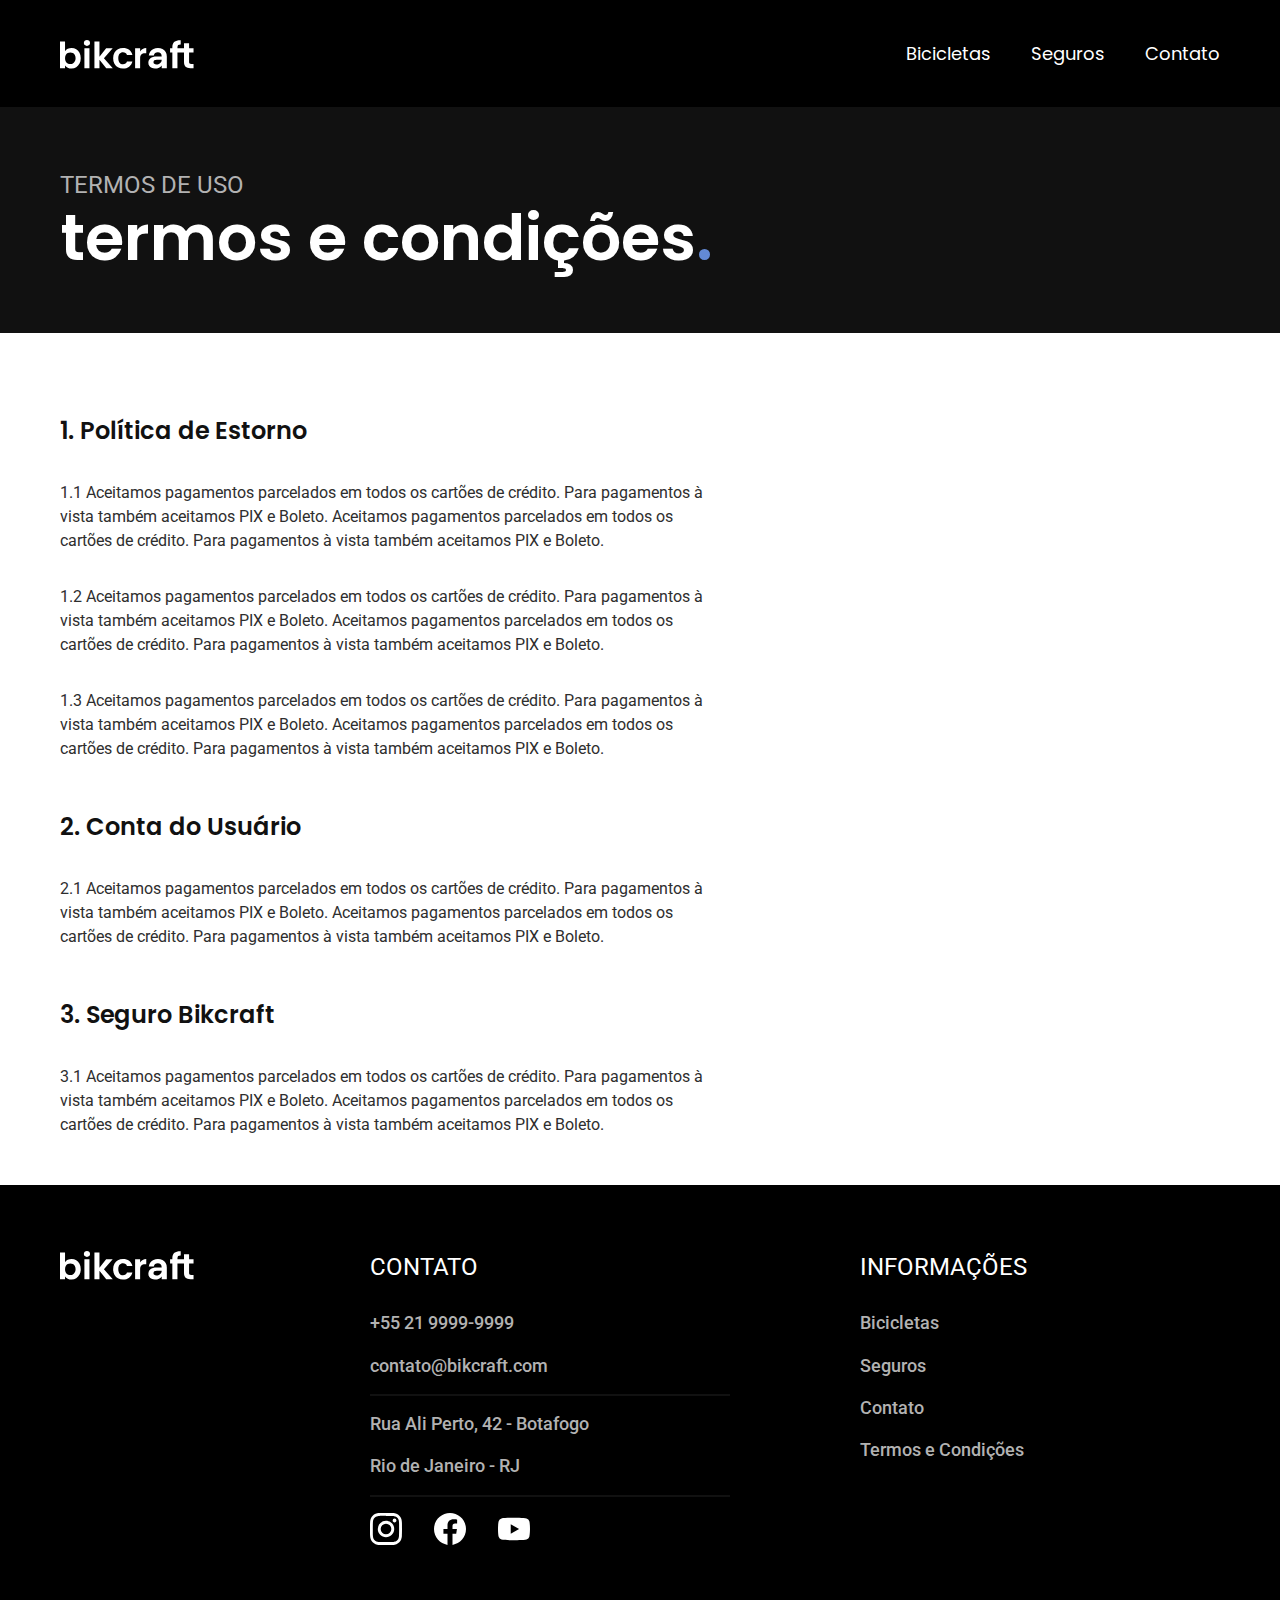
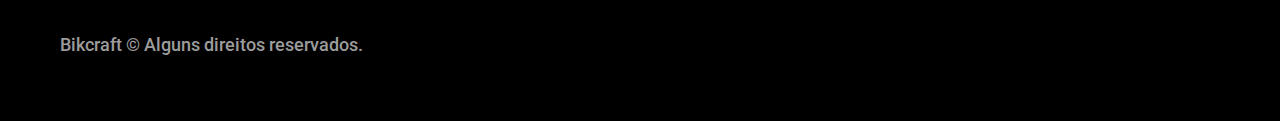
<file: termos.html>
<!DOCTYPE html>
<html lang="pt-br">
<head>
    <meta charset="UTF-8">
    <meta http-equiv="X-UA-Compatible" content="IE=edge">
    <meta name="viewport" content="width=device-width, initial-scale=1.0">
    <title>Termos e condiuções - Bikcraft</title>
    <meta name="description" content="Termos e condições - Bikcraft">

    <link rel="icon" href="./imgs/icones/favicon.svg" type="image/svg+xml">

    <link href="./z-css/style.min.css" rel="preload" as="style">
    <link href="./z-css/style.min.css" rel="stylesheet">

    <link rel="preconnect" href="https://fonts.googleapis.com">
    <link rel="preconnect" href="https://fonts.gstatic.com" crossorigin>
    <link href="https://fonts.googleapis.com/css2?family=Merriweather:ital,wght@1,900&family=Poppins:wght@500;600&family=Roboto:wght@400;500&display=swap" rel="stylesheet">
<script>document.documentElement.classList.add('js');</script>
</head>
<body>

    <header class="header">
        <div class="header-container">
            <a href="./""><img src="./imgs/bikcraft.svg" alt="bikcraft-logo" width=136 height=32></a>
            <nav aria-label="nav">
                <ul class="menu-list">
                <li class="menu-item"><a href="./bicicletas.html">Bicicletas</a></li>
                <li class="menu-item"><a href="./seguros.html">Seguros</a></li>
                <li class="menu-item"><a href="./contato.html">Contato</a></li>
                </ul>
            </nav>
        </div>
    </header>

    <main class="main-termos">
        <div class="termos-bg">
        <div class="termos-container">
        <p class="subtitulo-all font-r-l cor-5">Termos de uso</p>
        <h1 id="titulo" class="cor-0">termos e condições<span class="ponto">.</span></h1>
        </div>
        </div>
        <div class="termos-content">
            <ul class="termos-items font-r-s cor-10">
                <li class="termos-item ">
                    <h2 class="font-p-l cor-11">1. Política de Estorno</h2>
                    <p>1.1 Aceitamos pagamentos parcelados em todos os cartões de crédito. Para pagamentos à vista também aceitamos PIX e Boleto. Aceitamos pagamentos parcelados em todos os cartões de crédito. Para pagamentos à vista também aceitamos PIX e Boleto.</p>
                    <p>1.2 Aceitamos pagamentos parcelados em todos os cartões de crédito. Para pagamentos à vista também aceitamos PIX e Boleto. Aceitamos pagamentos parcelados em todos os cartões de crédito. Para pagamentos à vista também aceitamos PIX e Boleto.</p>
                    <p>1.3 Aceitamos pagamentos parcelados em todos os cartões de crédito. Para pagamentos à vista também aceitamos PIX e Boleto. Aceitamos pagamentos parcelados em todos os cartões de crédito. Para pagamentos à vista também aceitamos PIX e Boleto.</p>
                </li>
                <li class="termos-item">
                    <h2 class="font-p-l cor-11">2. Conta do Usuário</h2>
                    <p>2.1 Aceitamos pagamentos parcelados em todos os cartões de crédito. Para pagamentos à vista também aceitamos PIX e Boleto. Aceitamos pagamentos parcelados em todos os cartões de crédito. Para pagamentos à vista também aceitamos PIX e Boleto.</p>
                </li>
                <li class="termos-item">
                    <h2 class="font-p-l cor-11">3. Seguro Bikcraft</h2>
                    <p>3.1 Aceitamos pagamentos parcelados em todos os cartões de crédito. Para pagamentos à vista também aceitamos PIX e Boleto. Aceitamos pagamentos parcelados em todos os cartões de crédito. Para pagamentos à vista também aceitamos PIX e Boleto.</p>
                </li>
            </ul>
        </div>
    </main>

    <footer class="footer-bg">
        <div class="footer-container">
            <img src="./imgs/bikcraft.svg" alt="logo" width="136" height="32">
            <div class="contato-footer">
                <p class="font-r-l cor-0">Contato</p>
                <span class="font-r-m"><a href="tel:+552199999999">+55 21 9999-9999</a></span>
                <span class="font-r-m"><a href="mailto:contato@bikcraft.com">contato@bikcraft.com</a></span>
                <span class="font-r-m span-3">Rua Ali Perto, 42 - Botafogo</span>
                <span class="font-r-m">Rio de Janeiro - RJ</span>
                <div class="redes">
                <a href="#"><img src="./imgs/redes/instagram.svg" alt="instagram" width="32" height="32"></a>
                <a class="a-2" href="#"><img src="./imgs/redes/facebook.svg" alt="facebook" width="32" height="32"></a>
                <a href="#"><img src="./imgs/redes/youtube.svg" alt="youtube" width="32" height="32"></a>
                </div>
            </div>
            <div class="info-footer">
                <p class="font-r-l cor-0">Informações</p>
                <a class="font-r-m" href="./bicicletas.html">Bicicletas</a>
                <a class="font-r-m" href="./seguros.html">Seguros</a>
                <a class="font-r-m" href="./contato.html">Contato</a>
                <a class="font-r-m" href="./termos.html">Termos e Condições</a>
            </div>
            <span class="cor-6 font-r-m">Bikcraft © Alguns direitos reservados.</span>
        </div>
    </footer>
<script src="./actualy.js"></script>
</body>

</html>
</file>
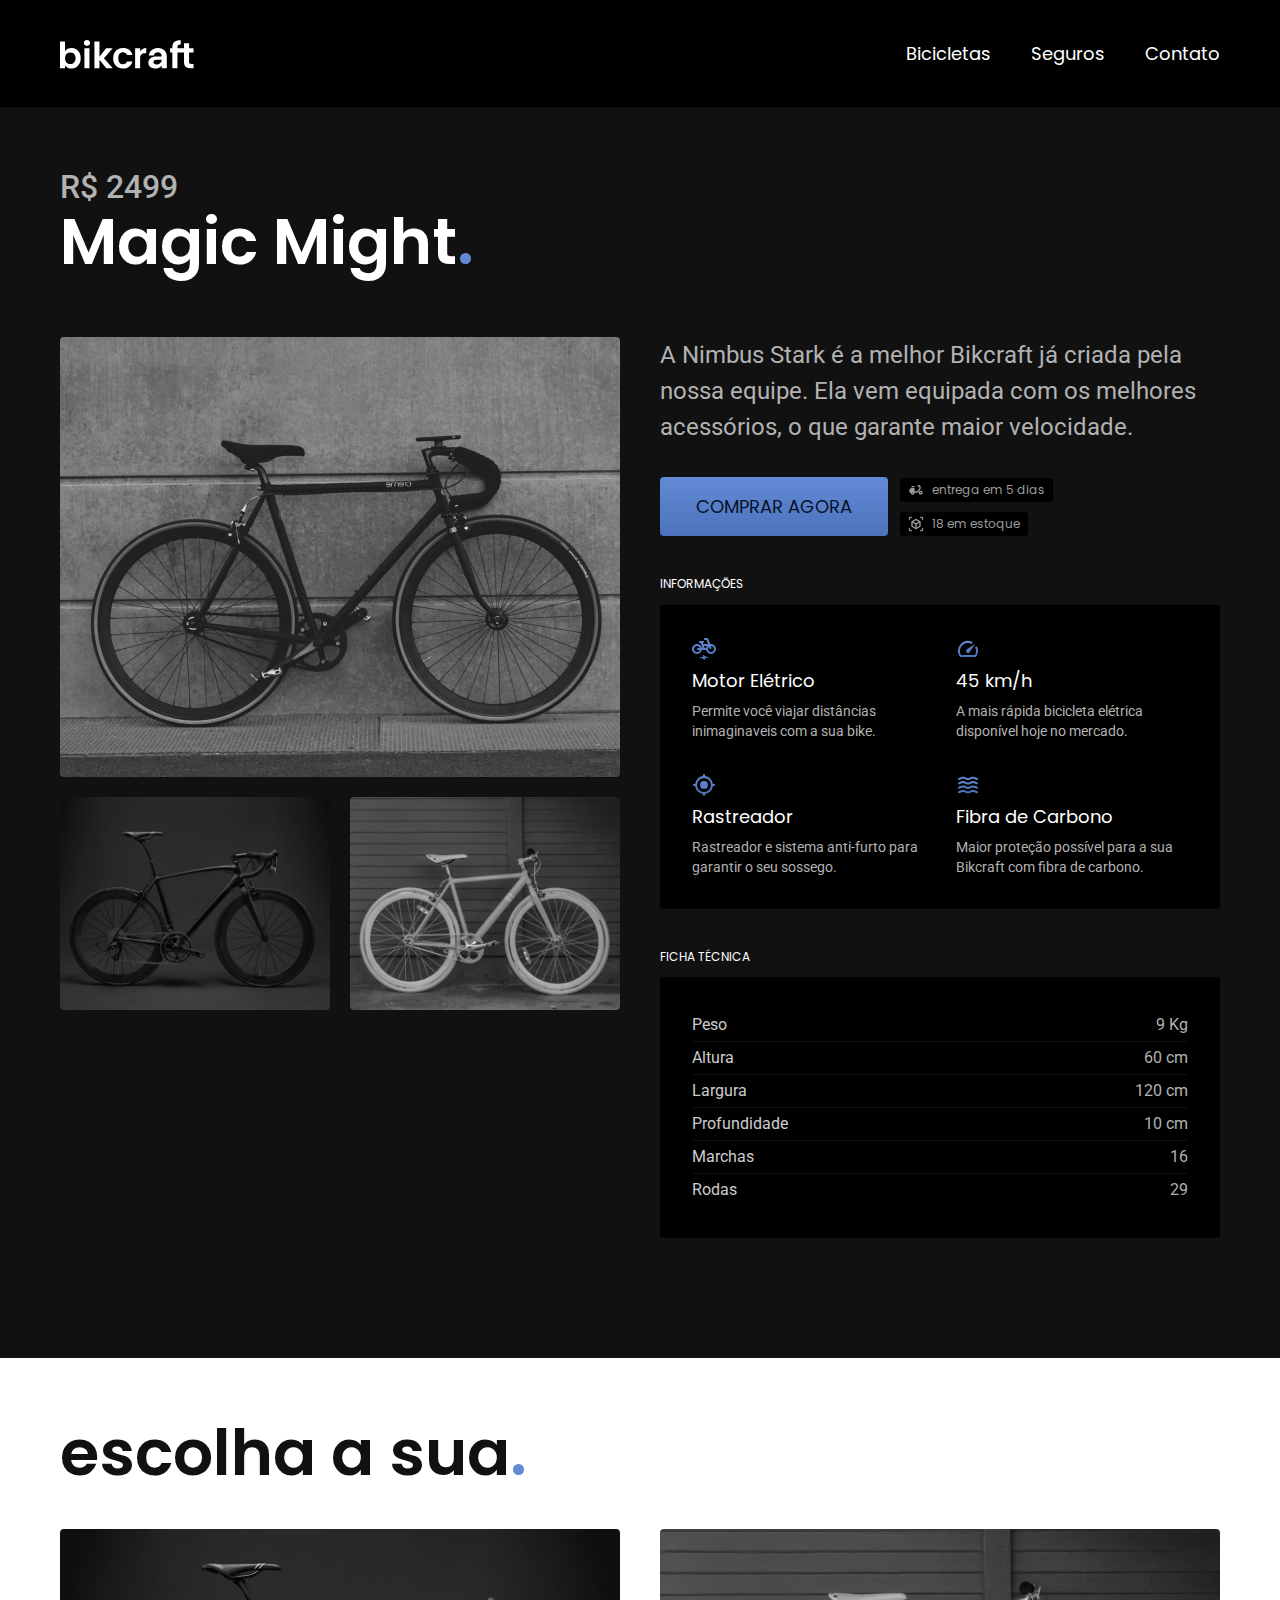
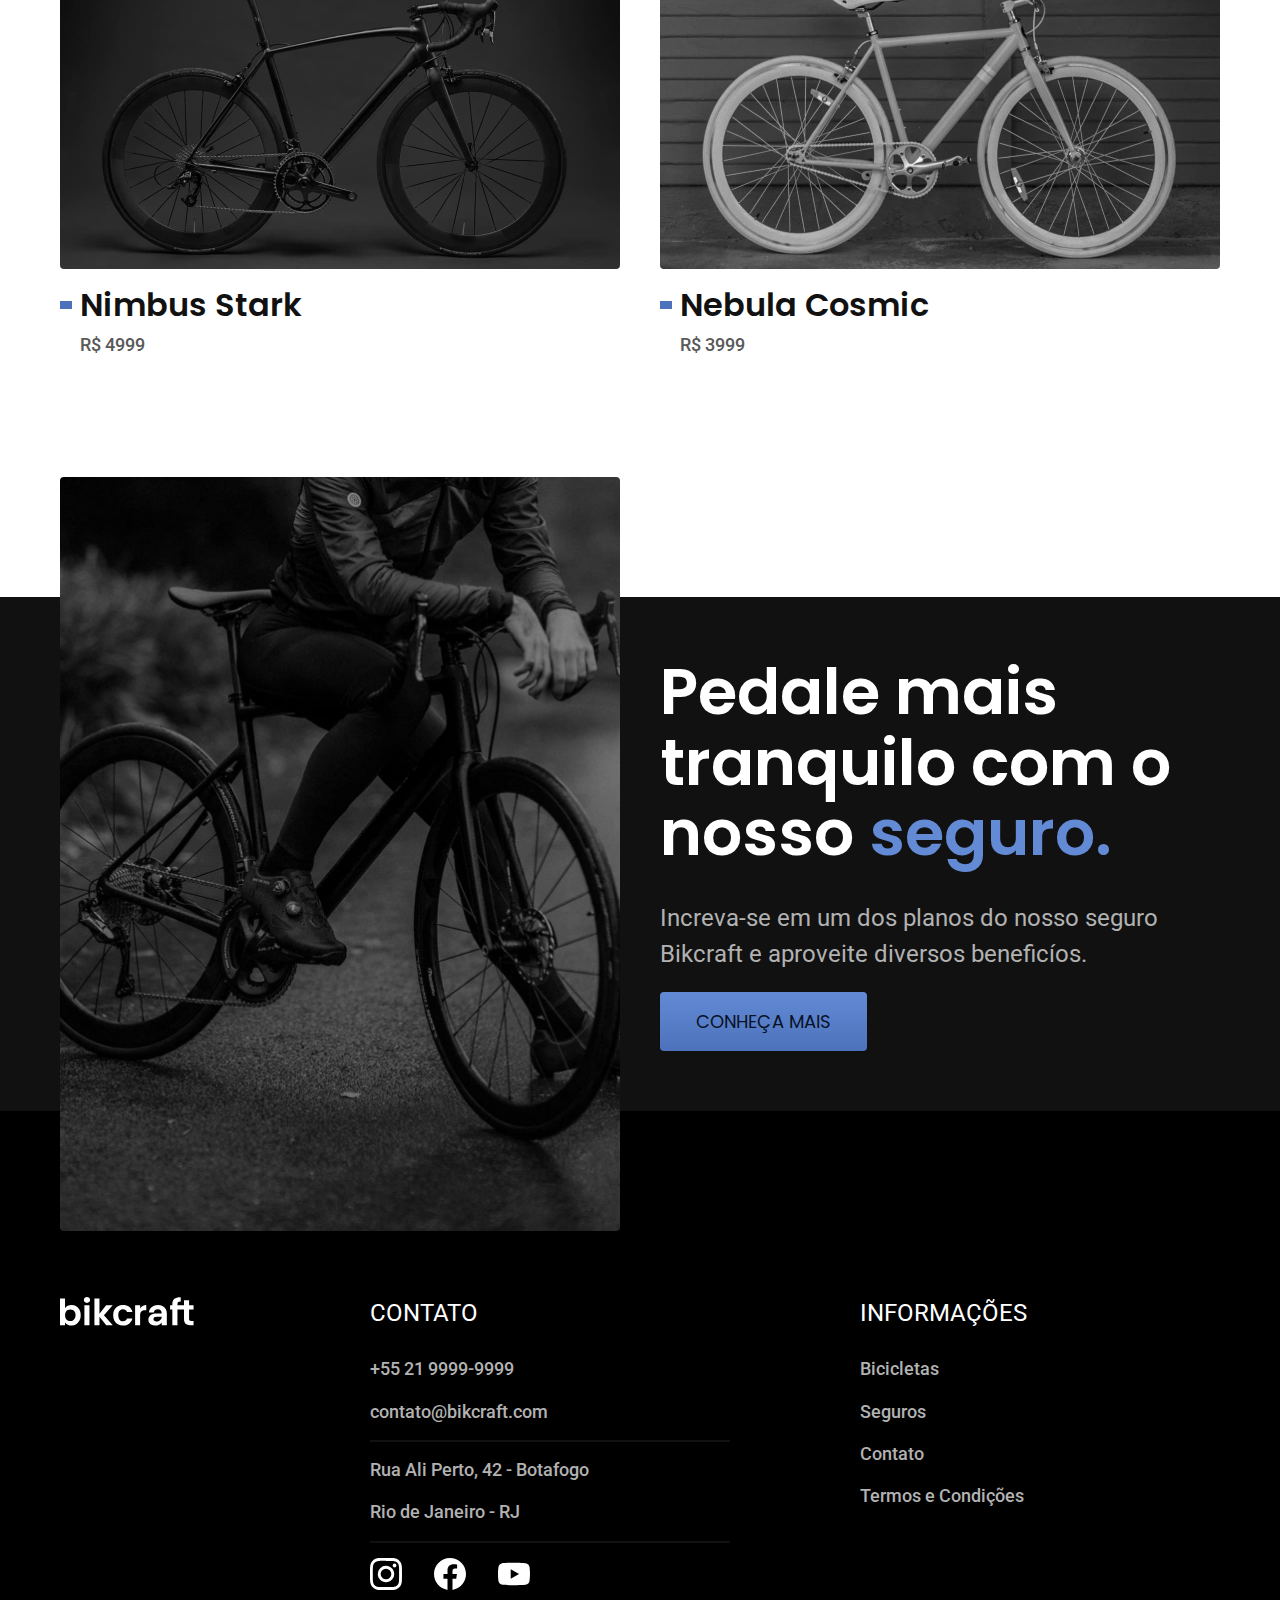
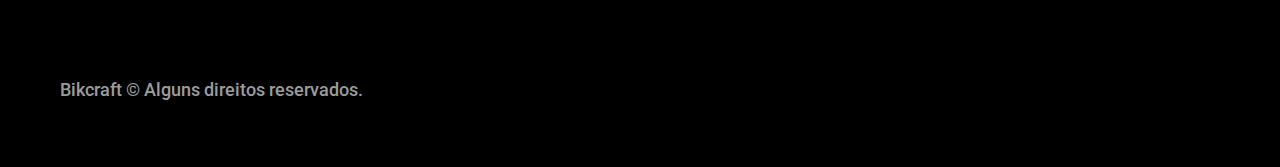
<file: bicicletas/magic.html>
<!DOCTYPE html>
<html lang="pt-br">
<head>
    <meta charset="UTF-8">
    <meta http-equiv="X-UA-Compatible" content="IE=edge">
    <meta name="viewport" content="width=device-width, initial-scale=1.0">
    <title>Magic - Bikcraft</title>
    <meta name="description" content="Nossas bicicletas Bikcraft">

    <link rel="icon" href="../imgs/icones/favicon.svg" type="image/svg+xml">

    <link href="../z-css/style.min.css" rel="preload" as="style">
    <link href="../z-css/style.min.css" rel="stylesheet">

    <link rel="preconnect" href="https://fonts.googleapis.com">
    <link rel="preconnect" href="https://fonts.gstatic.com" crossorigin>
    <link href="https://fonts.googleapis.com/css2?family=Merriweather:ital,wght@1,900&family=Poppins:wght@500;600&family=Roboto:wght@400;500&display=swap" rel="stylesheet">
<script>document.documentElement.classList.add('js');</script>
</head>
<body>

    <header class="header">
        <div class="header-container">
            <a href="../""><img src="../imgs/bikcraft.svg" alt="bikcraft-logo" width=136 height=32></a>
            <nav aria-label="nav">
                <ul class="menu-list">
                <li class="menu-item"><a href="../bicicletas.html">Bicicletas</a></li>
                <li class="menu-item"><a href="../seguros.html">Seguros</a></li>
                <li class="menu-item"><a href="../contato.html">Contato</a></li>
                </ul>
            </nav>
        </div>
    </header>

    <main class="main-bicicleta">
        <div class="bicicletas-bg">
            <div class="bicicletas-container">
            <p class="subtitulo-all font-r-ll cor-5">R$ 2499</p>
            <h1 id="titulo" class="cor-0">Magic Might<span class="ponto">.</span></h1>
            </div>
        </div>
        
        <div class="bicicleta-bg">
        <div class="bicicleta-container">
            <div class="bicicleta">
            <img src="../imgs/bicicleta/nimbus2.jpg" width="1120" height="880" alt="Nimbus 2">
            <img src="../imgs/bicicleta/nimbus1.jpg" width="1120" height="880" alt="Nimbus 1">
            <img src="../imgs/bicicleta/nimbus3.jpg" width="1120" height="880" alt="Nimbus 3">
            </div>

            <div class="bicicleta-content">
                <div class="bicicleta-description">
                    <p class="font-r-l cor-5">A Nimbus Stark é a melhor Bikcraft já criada pela nossa equipe. Ela vem equipada com os melhores acessórios, o que garante maior velocidade.</p>
                    <div class="bicicleta-description-action">
                    <a class="btn-all" href="../orçamento.html?tipo=bikcraft-radio&produto=magic">Comprar agora</a>
                    <span class="font-p-ss cor-6"><img src="../imgs/icones/entrega.svg" width="16" height="16" alt="entrega"> entrega em 5 dias</span>
                    <span class="font-p-ss cor-6"><img src="../imgs/icones/estoque.svg" width="16" height="16" alt="estoque"> 18 em estoque</span>
                    </div>
                </div>

                    <span class="font-p-ss cor-0">Informações</span>
                    <ul class="bicicleta-info">
                        <li>
                            <img src="../imgs/icones/eletrica.svg" alt="elétrica" width="24" height="24">
                            <h2 class="font-p-m cor-0">Motor Elétrico</h2>
                            <p class="font-r-ss cor-5">Permite você viajar distâncias inimaginaveis com a sua bike.</p>
                        </li>
                        <li>
                            <img src="../imgs/icones/velocidade.svg" alt="velocidade" width="24" height="24">
                            <h2 class="font-p-m cor-0">45 km/h</h2>
                            <p class="font-r-ss cor-5">A mais rápida bicicleta elétrica disponível hoje no mercado.</p>
                        </li>
                        <li>
                            <img src="../imgs/icones/rastreador.svg" alt="rastreador" width="24" height="24">
                            <h2 class="font-p-m cor-0">Rastreador</h2>
                            <p class="font-r-ss cor-5">Rastreador e sistema anti-furto para garantir o seu sossego.</p>
                        </li>
                        <li>
                            <img src="../imgs/icones/carbono.svg" alt="fibra carbono" width="24" height="24">
                            <h2 class="font-p-m cor-0">Fibra de Carbono</h2>
                            <p class="font-r-ss cor-5">Maior proteção possível para a sua Bikcraft com fibra de carbono.</p>
                        </li>
                    </ul>

                    <span class="font-p-ss cor-0">Ficha técnica</span>
                    <ul class="bicicleta-ficha font-r-s cor-4">
                        <li>Peso <span>9 Kg</span></li>
                        <li>Altura <span>60 cm</span></li>
                        <li>Largura <span>120 cm</span></li>
                        <li>Profundidade <span>10 cm</span></li>
                        <li>Marchas <span>16</span></li>
                        <li>Rodas <span>29</span></li>
                    </ul>
            </div>
        </div>
        </div>

        <div class="bicicleta-escolha-container">
            <h1 id="titulo">escolha a sua<span class="ponto">.</span></h1>
            <ul class="bicicleta-escolha-bicicletas">
                <li class="escolha-item"><a href="./nimbus.html"><img src="../imgs/bicicletas/nimbus.jpg" alt="Bicicleta1" width=920 height=1040>
                <p class="font-p-ll">Nimbus Stark</p><span class="cor-8 font-r-m">R$ 4999</span></a></li>
                <li class="escolha-item"><a href="./nebula.html"><img src="../imgs/bicicletas/nebula.jpg" alt="Bicicleta3" width=920 height=1040>
                <p class="font-p-ll">Nebula Cosmic</p><span class="cor-8 font-r-m">R$ 3999</span></a></li>
            </ul>
        </div>

        <div class="bicicleta-seguro-bg">
        <div class="bicicleta-seguro-container">
            <div class="bicicleta-seguro-imagem">
            <img src="../imgs/fotos/seguros.jpg" width="1360" height="1512" alt="bike bikcraft">
            </div>
            <div class="bicicleta-seguro-content">
                <h1 id="titulo" class="cor-0">Pedale mais tranquilo com o nosso <span class="ponto">seguro.</span></h1>
                <p class="font-r-l cor-5">Increva-se em um dos planos do nosso seguro Bikcraft e aproveite diversos beneficíos.</p>
                <a href="../seguros.html" class="btn-all">Conheça mais</a>
            </div>
        </div>
        </div>
    </main>

    <footer class="footer-bg">
        <div class="footer-container">
            <img src="../imgs/bikcraft.svg" alt="logo" width="136" height="32">
            <div class="contato-footer">
                <p class="font-r-l cor-0">Contato</p>
                <span class="font-r-m"><a href="tel:+552199999999">+55 21 9999-9999</a></span>
                <span class="font-r-m"><a href="mailto:contato@bikcraft.com">contato@bikcraft.com</a></span>
                <span class="font-r-m span-3">Rua Ali Perto, 42 - Botafogo</span>
                <span class="font-r-m">Rio de Janeiro - RJ</span>
                <div class="redes">
                <a href="#"><img src="../imgs/redes/instagram.svg" alt="instagram" width="32" height="32"></a>
                <a class="a-2" href="#"><img src="../imgs/redes/facebook.svg" alt="facebook" width="32" height="32"></a>
                <a href="#"><img src="../imgs/redes/youtube.svg" alt="youtube" width="32" height="32"></a>
                </div>
            </div>
            
            <div class="info-footer">
                <p class="font-r-l cor-0">Informações</p>
                <a class="font-r-m" href="../bicicletas.html">Bicicletas</a>
                <a class="font-r-m" href="../seguros.html">Seguros</a>
                <a class="font-r-m" href="../contato.html">Contato</a>
                <a class="font-r-m" href="../termos.html">Termos e Condições</a>
            </div>
            <span class="cor-6 font-r-m">Bikcraft © Alguns direitos reservados.</span>
        </div>
    </footer>
<script src="../actualy.js"></script>
</body>

</html>
</file>
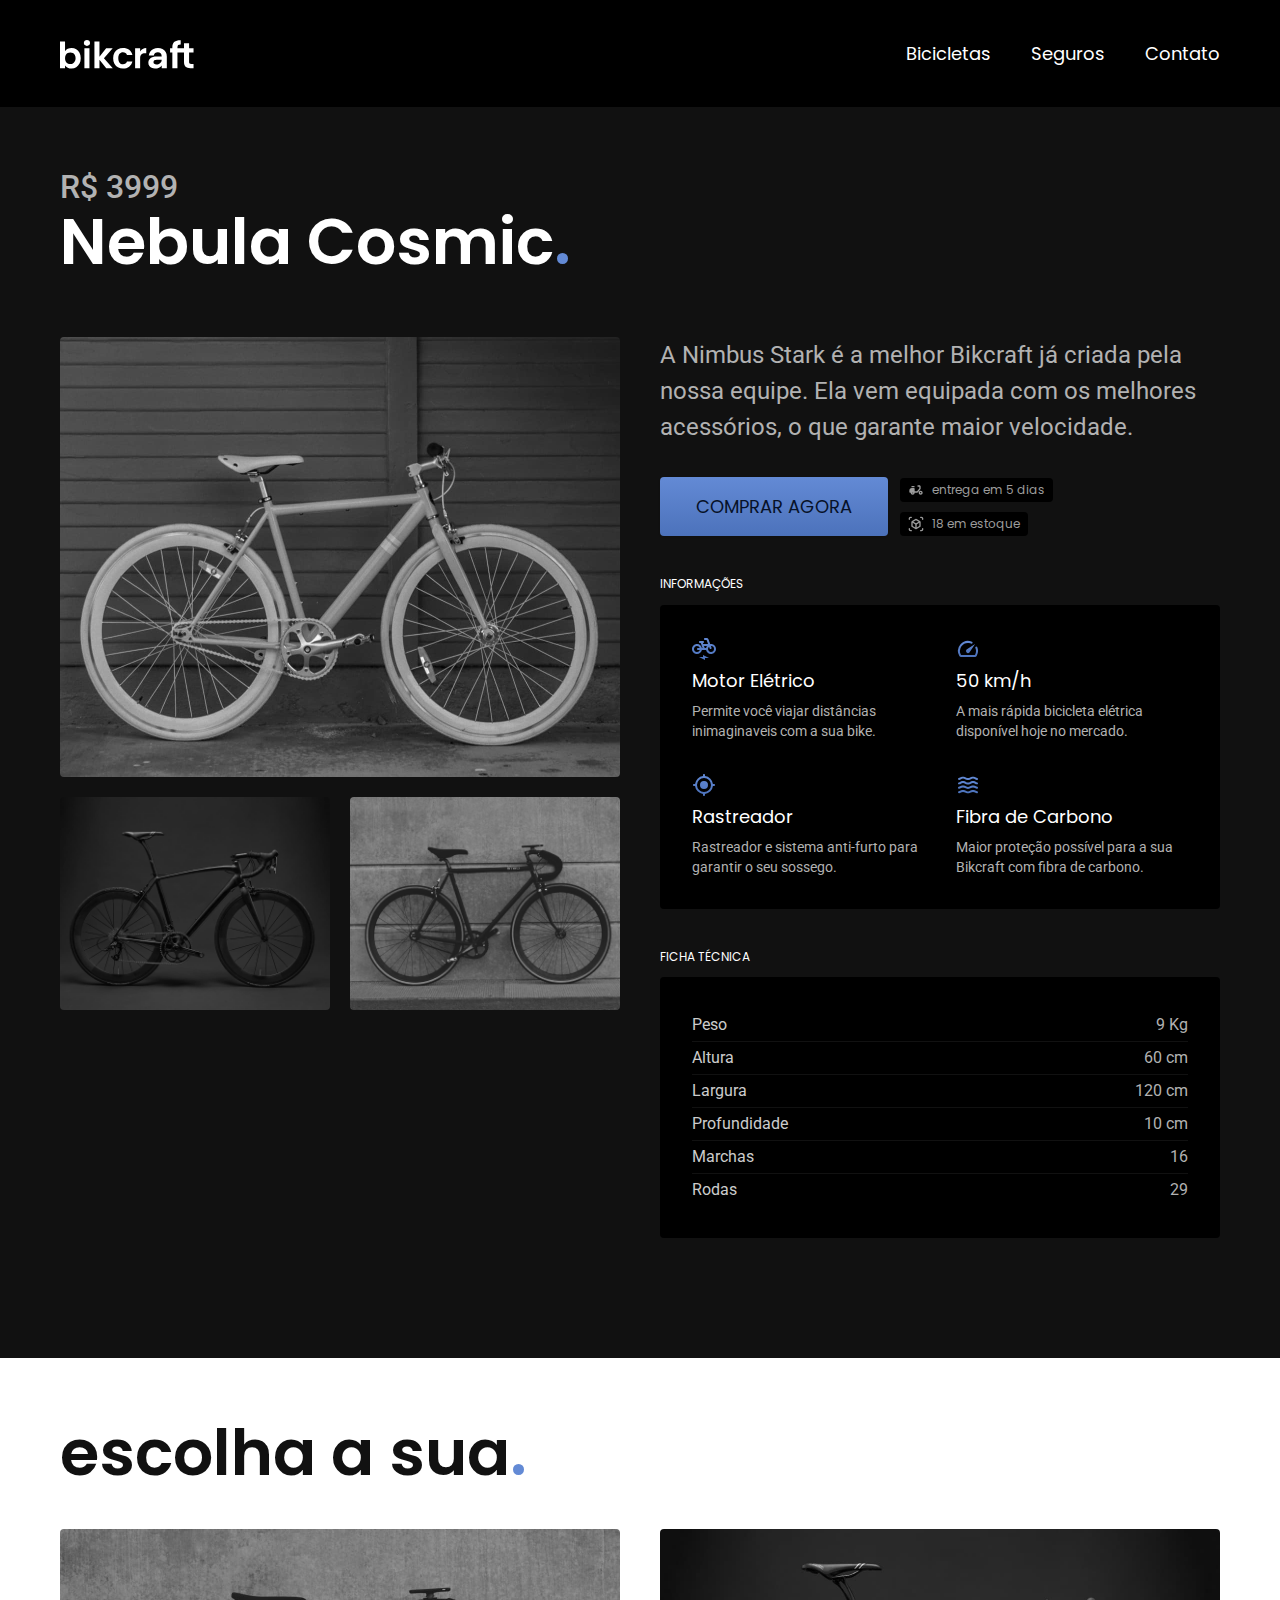
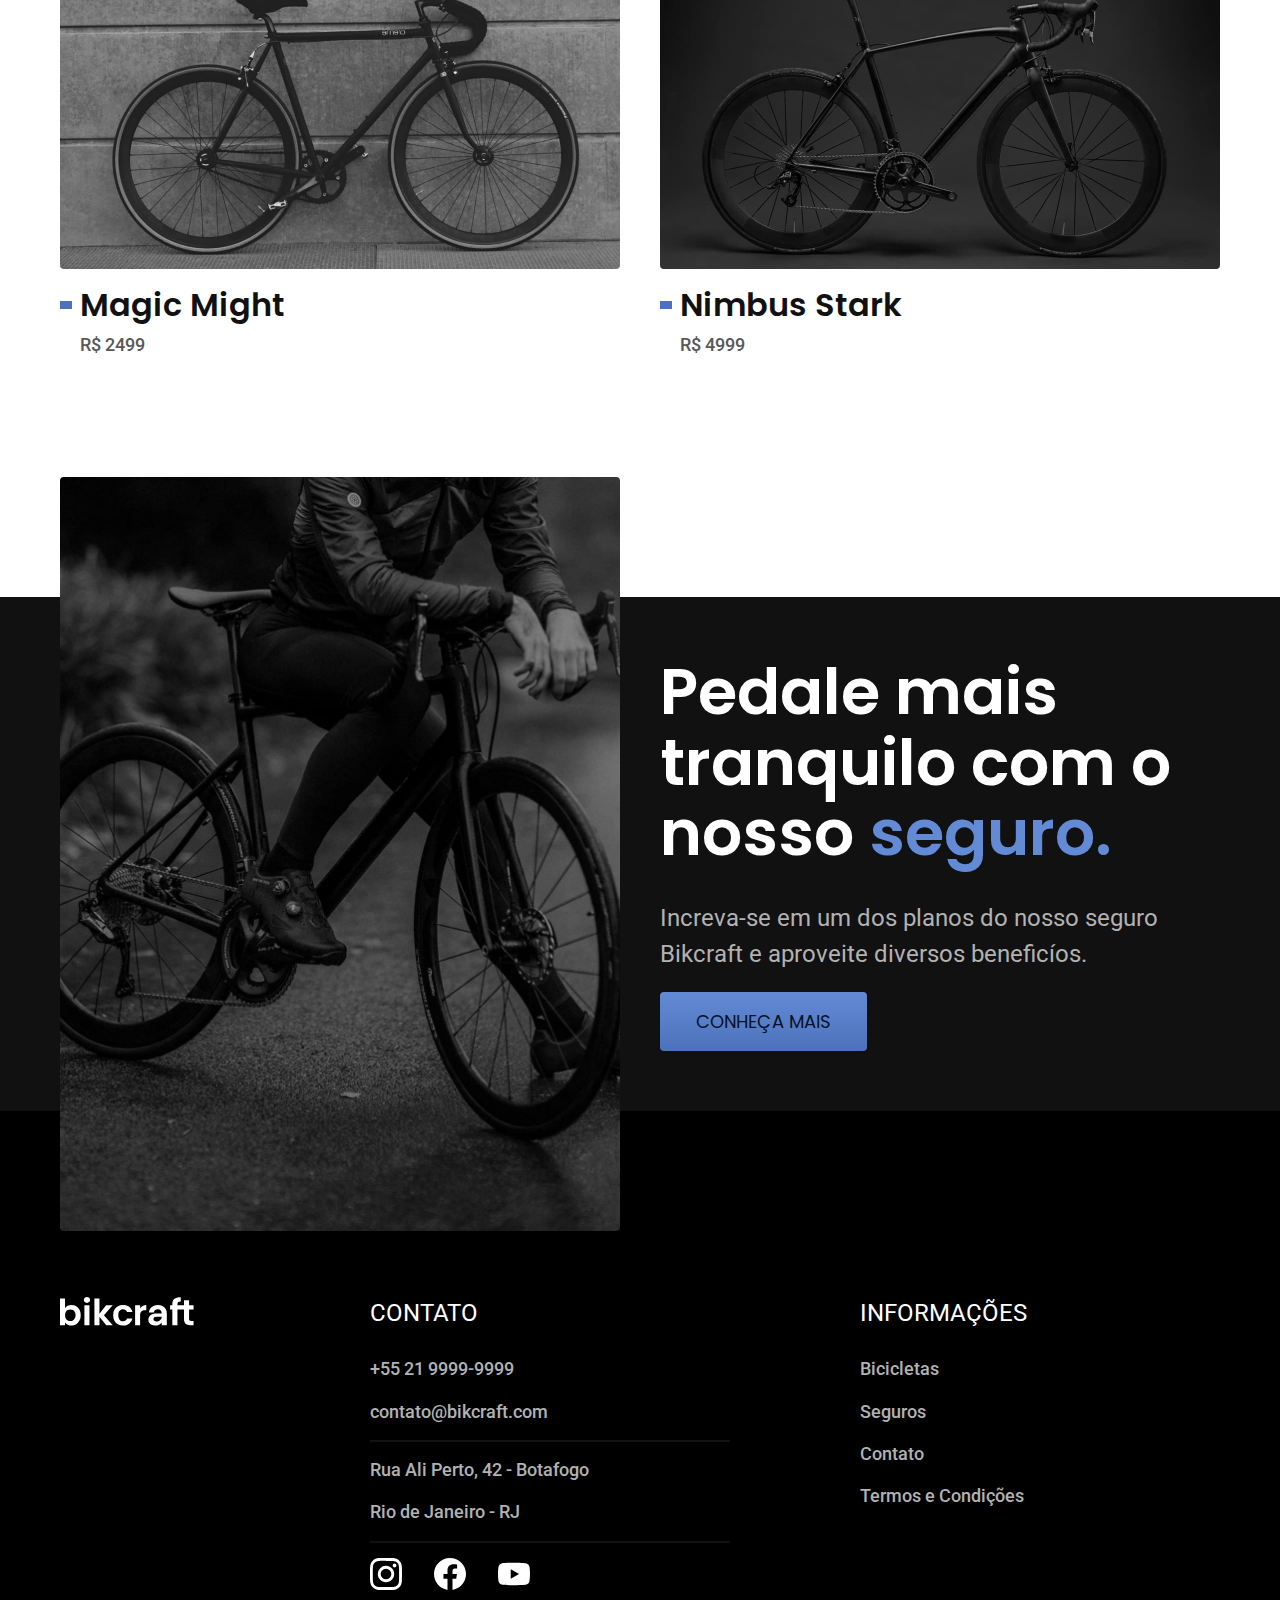
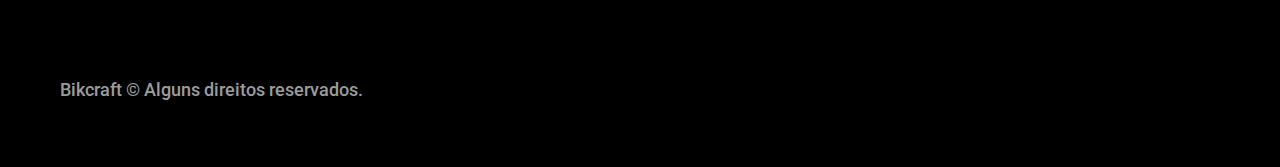
<file: bicicletas/nebula.html>
<!DOCTYPE html>
<html lang="pt-br">
<head>
    <meta charset="UTF-8">
    <meta http-equiv="X-UA-Compatible" content="IE=edge">
    <meta name="viewport" content="width=device-width, initial-scale=1.0">
    <title>Nebula - Bikcraft</title>
    <meta name="description" content="Nossas bicicletas Bikcraft">

    <link rel="icon" href="../imgs/icones/favicon.svg" type="image/svg+xml">

    <link href="../z-css/style.min.css" rel="preload" as="style">
    <link href="../z-css/style.min.css" rel="stylesheet">

    <link rel="preconnect" href="https://fonts.googleapis.com">
    <link rel="preconnect" href="https://fonts.gstatic.com" crossorigin>
    <link href="https://fonts.googleapis.com/css2?family=Merriweather:ital,wght@1,900&family=Poppins:wght@500;600&family=Roboto:wght@400;500&display=swap" rel="stylesheet">
<script>document.documentElement.classList.add('js');</script>
</head>
<body>

    <header class="header">
        <div class="header-container">
            <a href="../"><img src="../imgs/bikcraft.svg" alt="bikcraft-logo" width=136 height=32></a>
            <nav aria-label="nav">
                <ul class="menu-list">
                <li class="menu-item"><a href="../bicicletas.html">Bicicletas</a></li>
                <li class="menu-item"><a href="../seguros.html">Seguros</a></li>
                <li class="menu-item"><a href="../contato.html">Contato</a></li>
                </ul>
            </nav>
        </div>
    </header>

    <main class="main-bicicleta">
        <div class="bicicletas-bg">
            <div class="bicicletas-container">
            <p class="subtitulo-all font-r-ll cor-5">R$ 3999</p>
            <h1 id="titulo" class="cor-0">Nebula Cosmic<span class="ponto">.</span></h1>
            </div>
        </div>
        
        <div class="bicicleta-bg">
        <div class="bicicleta-container">
            <div class="bicicleta">
            <img src="../imgs/bicicleta/nimbus3.jpg" width="1120" height="880" alt="Nimbus 3">
            <img src="../imgs/bicicleta/nimbus1.jpg" width="1120" height="880" alt="Nimbus 1">
            <img src="../imgs/bicicleta/nimbus2.jpg" width="1120" height="880" alt="Nimbus 2">
            </div>

            <div class="bicicleta-content">
                <div class="bicicleta-description">
                    <p class="font-r-l cor-5">A Nimbus Stark é a melhor Bikcraft já criada pela nossa equipe. Ela vem equipada com os melhores acessórios, o que garante maior velocidade.</p>
                    <div class="bicicleta-description-action">
                    <a class="btn-all" href="../orçamento.html?tipo=bikcraft-radio&produto=nebula">Comprar agora</a>
                    <span class="font-p-ss cor-6"><img src="../imgs/icones/entrega.svg" width="16" height="16" alt="entrega"> entrega em 5 dias</span>
                    <span class="font-p-ss cor-6"><img src="../imgs/icones/estoque.svg" width="16" height="16" alt="estoque"> 18 em estoque</span>
                    </div>
                </div>

                    <span class="font-p-ss cor-0">Informações</span>
                    <ul class="bicicleta-info">
                        <li>
                            <img src="../imgs/icones/eletrica.svg" alt="elétrica" width="24" height="24">
                            <h2 class="font-p-m cor-0">Motor Elétrico</h2>
                            <p class="font-r-ss cor-5">Permite você viajar distâncias inimaginaveis com a sua bike.</p>
                        </li>
                        <li>
                            <img src="../imgs/icones/velocidade.svg" alt="velocidade" width="24" height="24">
                            <h2 class="font-p-m cor-0">50 km/h</h2>
                            <p class="font-r-ss cor-5">A mais rápida bicicleta elétrica disponível hoje no mercado.</p>
                        </li>
                        <li>
                            <img src="../imgs/icones/rastreador.svg" alt="rastreador" width="24" height="24">
                            <h2 class="font-p-m cor-0">Rastreador</h2>
                            <p class="font-r-ss cor-5">Rastreador e sistema anti-furto para garantir o seu sossego.</p>
                        </li>
                        <li>
                            <img src="../imgs/icones/carbono.svg" alt="fibra carbono" width="24" height="24">
                            <h2 class="font-p-m cor-0">Fibra de Carbono</h2>
                            <p class="font-r-ss cor-5">Maior proteção possível para a sua Bikcraft com fibra de carbono.</p>
                        </li>
                    </ul>

                    <span class="font-p-ss cor-0">Ficha técnica</span>
                    <ul class="bicicleta-ficha font-r-s cor-4">
                        <li>Peso <span>9 Kg</span></li>
                        <li>Altura <span>60 cm</span></li>
                        <li>Largura <span>120 cm</span></li>
                        <li>Profundidade <span>10 cm</span></li>
                        <li>Marchas <span>16</span></li>
                        <li>Rodas <span>29</span></li>
                    </ul>
            </div>
        </div>
        </div>

        <div class="bicicleta-escolha-container">
            <h1 id="titulo">escolha a sua<span class="ponto">.</span></h1>
            <ul class="bicicleta-escolha-bicicletas">
                <li class="escolha-item"><a href="./magic.html"><img src="../imgs/bicicletas/magic.jpg" alt="Bicicleta1" width=920 height=1040>
                <p class="font-p-ll">Magic Might</p><span class="cor-8 font-r-m">R$ 2499</span></a></li>
                <li class="escolha-item"><a href="./nimbus.html"><img src="../imgs/bicicletas/nimbus.jpg" alt="Bicicleta3" width=920 height=1040>
                <p class="font-p-ll">Nimbus Stark</p><span class="cor-8 font-r-m">R$ 4999</span></a></li>
            </ul>
        </div>

        <div class="bicicleta-seguro-bg">
        <div class="bicicleta-seguro-container">
            <div class="bicicleta-seguro-imagem">
            <img src="../imgs/fotos/seguros.jpg" width="1360" height="1512" alt="bike bikcraft">
            </div>
            <div class="bicicleta-seguro-content">
                <h1 id="titulo" class="cor-0">Pedale mais tranquilo com o nosso <span class="ponto">seguro.</span></h1>
                <p class="font-r-l cor-5">Increva-se em um dos planos do nosso seguro Bikcraft e aproveite diversos beneficíos.</p>
                <a href="../seguros.html" class="btn-all">Conheça mais</a>
            </div>
        </div>
        </div>
    </main>

    <footer class="footer-bg">
        <div class="footer-container">
            <img src="../imgs/bikcraft.svg" alt="logo" width="136" height="32">
            <div class="contato-footer">
                <p class="font-r-l cor-0">Contato</p>
                <span class="font-r-m"><a href="tel:+552199999999">+55 21 9999-9999</a></span>
                <span class="font-r-m"><a href="mailto:contato@bikcraft.com">contato@bikcraft.com</a></span>
                <span class="font-r-m span-3">Rua Ali Perto, 42 - Botafogo</span>
                <span class="font-r-m">Rio de Janeiro - RJ</span>
                <div class="redes">
                <a href="#"><img src="../imgs/redes/instagram.svg" alt="instagram" width="32" height="32"></a>
                <a class="a-2" href="#"><img src="../imgs/redes/facebook.svg" alt="facebook" width="32" height="32"></a>
                <a href="#"><img src="../imgs/redes/youtube.svg" alt="youtube" width="32" height="32"></a>
                </div>
            </div>
            
            <div class="info-footer">
                <p class="font-r-l cor-0">Informações</p>
                <a class="font-r-m" href="../bicicletas.html">Bicicletas</a>
                <a class="font-r-m" href="../seguros.html">Seguros</a>
                <a class="font-r-m" href="../contato.html">Contato</a>
                <a class="font-r-m" href="../termos.html">Termos e Condições</a>
            </div>
            <span class="cor-6 font-r-m">Bikcraft © Alguns direitos reservados.</span>
        </div>
    </footer>
<script src="../actualy.js"></script>
</body>

</html>
</file>
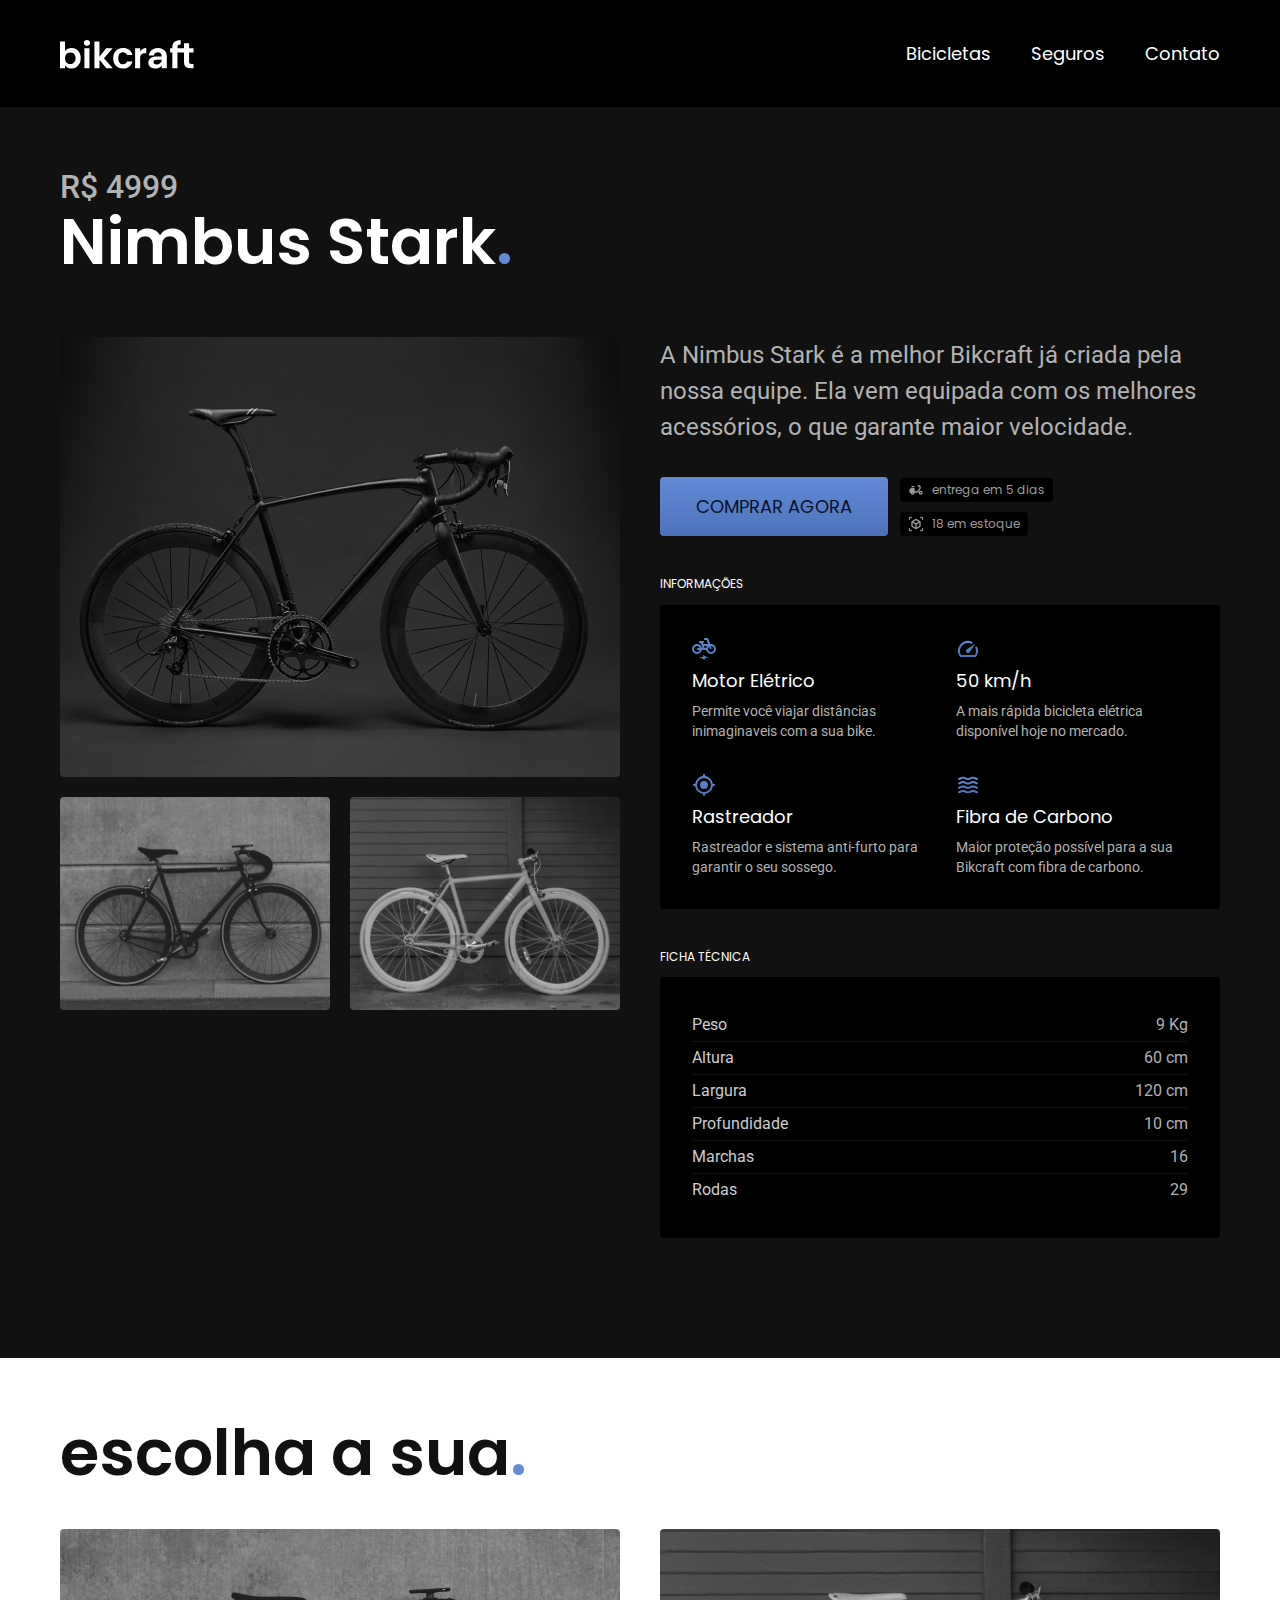
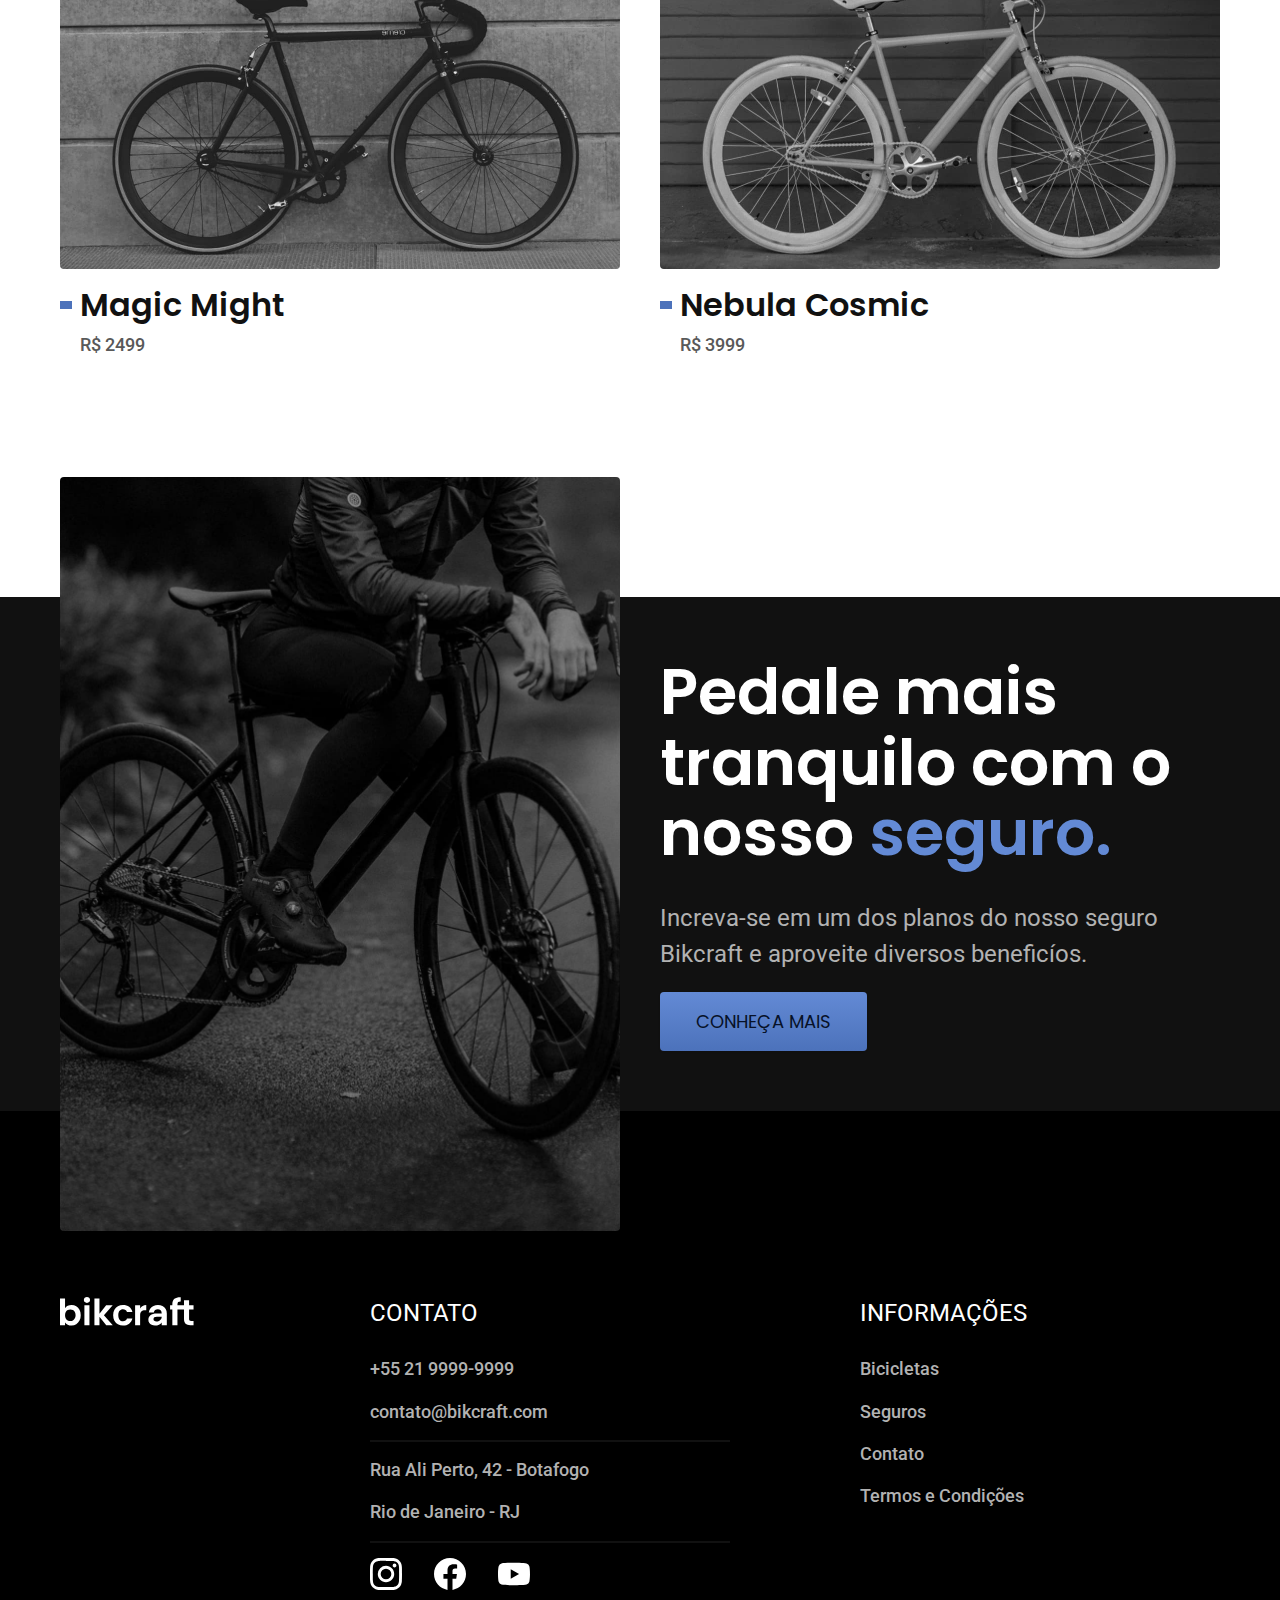
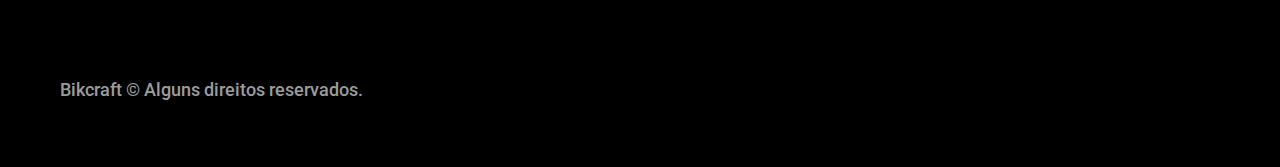
<file: bicicletas/nimbus.html>
<!DOCTYPE html>
<html lang="pt-br">
<head>
    <meta charset="UTF-8">
    <meta http-equiv="X-UA-Compatible" content="IE=edge">
    <meta name="viewport" content="width=device-width, initial-scale=1.0">
    <title>Nimbus - Bikcraft</title>
    <meta name="description" content="Nossas bicicletas Bikcraft">

    <link rel="icon" href="../imgs/icones/favicon.svg" type="image/svg+xml">

    <link href="../z-css/style.min.css" rel="preload" as="style">
    <link href="../z-css/style.min.css" rel="stylesheet">

    <link rel="preconnect" href="https://fonts.googleapis.com">
    <link rel="preconnect" href="https://fonts.gstatic.com" crossorigin>
    <link href="https://fonts.googleapis.com/css2?family=Merriweather:ital,wght@1,900&family=Poppins:wght@500;600&family=Roboto:wght@400;500&display=swap" rel="stylesheet">
<script>document.documentElement.classList.add('js');</script>
</head>
<body>

    <header class="header">
        <div class="header-container">
            <a href="../"><img src="../imgs/bikcraft.svg" alt="bikcraft-logo" width=136 height=32></a>
            <nav aria-label="nav">
                <ul class="menu-list">
                <li class="menu-item"><a href="../bicicletas.html">Bicicletas</a></li>
                <li class="menu-item"><a href="../seguros.html">Seguros</a></li>
                <li class="menu-item"><a href="../contato.html">Contato</a></li>
                </ul>
            </nav>
        </div>
    </header>

    <main class="main-bicicleta">
        <div class="bicicletas-bg">
            <div class="bicicletas-container">
            <p class="subtitulo-all font-r-ll cor-5">R$ 4999</p>
            <h1 id="titulo" class="cor-0">Nimbus Stark<span class="ponto">.</span></h1>
            </div>
        </div>
        
        <div class="bicicleta-bg">
        <div class="bicicleta-container">
            <div class="bicicleta">
            <img src="../imgs/bicicleta/nimbus1.jpg" width="1120" height="880" alt="Nimbus 1">
            <img src="../imgs/bicicleta/nimbus2.jpg" width="1120" height="880" alt="Nimbus 2">
            <img src="../imgs/bicicleta/nimbus3.jpg" width="1120" height="880" alt="Nimbus 3">
            </div>

            <div class="bicicleta-content">
                <div class="bicicleta-description">
                    <p class="font-r-l cor-5">A Nimbus Stark é a melhor Bikcraft já criada pela nossa equipe. Ela vem equipada com os melhores acessórios, o que garante maior velocidade.</p>
                    <div class="bicicleta-description-action">
                    <a class="btn-all" href="../orçamento.html?tipo=bikcraft-radio&produto=nimbus">Comprar agora</a>
                    <span class="font-p-ss cor-6"><img src="../imgs/icones/entrega.svg" width="16" height="16" alt="entrega"> entrega em 5 dias</span>
                    <span class="font-p-ss cor-6"><img src="../imgs/icones/estoque.svg" width="16" height="16" alt="estoque"> 18 em estoque</span>
                    </div>
                </div>

                    <span class="font-p-ss cor-0">Informações</span>
                    <ul class="bicicleta-info">
                        <li>
                            <img src="../imgs/icones/eletrica.svg" alt="elétrica" width="24" height="24">
                            <h2 class="font-p-m cor-0">Motor Elétrico</h2>
                            <p class="font-r-ss cor-5">Permite você viajar distâncias inimaginaveis com a sua bike.</p>
                        </li>
                        <li>
                            <img src="../imgs/icones/velocidade.svg" alt="velocidade" width="24" height="24">
                            <h2 class="font-p-m cor-0">50 km/h</h2>
                            <p class="font-r-ss cor-5">A mais rápida bicicleta elétrica disponível hoje no mercado.</p>
                        </li>
                        <li>
                            <img src="../imgs/icones/rastreador.svg" alt="rastreador" width="24" height="24">
                            <h2 class="font-p-m cor-0">Rastreador</h2>
                            <p class="font-r-ss cor-5">Rastreador e sistema anti-furto para garantir o seu sossego.</p>
                        </li>
                        <li>
                            <img src="../imgs/icones/carbono.svg" alt="fibra carbono" width="24" height="24">
                            <h2 class="font-p-m cor-0">Fibra de Carbono</h2>
                            <p class="font-r-ss cor-5">Maior proteção possível para a sua Bikcraft com fibra de carbono.</p>
                        </li>
                    </ul>

                    <span class="font-p-ss cor-0">Ficha técnica</span>
                    <ul class="bicicleta-ficha font-r-s cor-4">
                        <li>Peso <span>9 Kg</span></li>
                        <li>Altura <span>60 cm</span></li>
                        <li>Largura <span>120 cm</span></li>
                        <li>Profundidade <span>10 cm</span></li>
                        <li>Marchas <span>16</span></li>
                        <li>Rodas <span>29</span></li>
                    </ul>
            </div>
        </div>
        </div>

        <div class="bicicleta-escolha-container">
            <h1 id="titulo">escolha a sua<span class="ponto">.</span></h1>
            <ul class="bicicleta-escolha-bicicletas">
                <li class="escolha-item"><a href="./magic.html"><img src="../imgs/bicicletas/magic.jpg" alt="Bicicleta1" width=920 height=1040>
                <p class="font-p-ll">Magic Might</p><span class="cor-8 font-r-m">R$ 2499</span></a></li>
                <li class="escolha-item"><a href="./nebula.html"><img src="../imgs/bicicletas/nebula.jpg" alt="Bicicleta3" width=920 height=1040>
                <p class="font-p-ll">Nebula Cosmic</p><span class="cor-8 font-r-m">R$ 3999</span></a></li>
            </ul>
        </div>

        <div class="bicicleta-seguro-bg">
        <div class="bicicleta-seguro-container">
            <div class="bicicleta-seguro-imagem">
            <img src="../imgs/fotos/seguros.jpg" width="1360" height="1512" alt="bike bikcraft">
            </div>
            <div class="bicicleta-seguro-content">
                <h1 id="titulo" class="cor-0">Pedale mais tranquilo com o nosso <span class="ponto">seguro.</span></h1>
                <p class="font-r-l cor-5">Increva-se em um dos planos do nosso seguro Bikcraft e aproveite diversos beneficíos.</p>
                <a href="../seguros.html" class="btn-all">Conheça mais</a>
            </div>
        </div>
        </div>
    </main>

    <footer class="footer-bg">
        <div class="footer-container">
            <img src="../imgs/bikcraft.svg" alt="logo" width="136" height="32">
            <div class="contato-footer">
                <p class="font-r-l cor-0">Contato</p>
                <span class="font-r-m"><a href="tel:+552199999999">+55 21 9999-9999</a></span>
                <span class="font-r-m"><a href="mailto:contato@bikcraft.com">contato@bikcraft.com</a></span>
                <span class="font-r-m span-3">Rua Ali Perto, 42 - Botafogo</span>
                <span class="font-r-m">Rio de Janeiro - RJ</span>
                <div class="redes">
                <a href="#"><img src="../imgs/redes/instagram.svg" alt="instagram" width="32" height="32"></a>
                <a class="a-2" href="#"><img src="../imgs/redes/facebook.svg" alt="facebook" width="32" height="32"></a>
                <a href="#"><img src="../imgs/redes/youtube.svg" alt="youtube" width="32" height="32"></a>
                </div>
            </div>
            
            <div class="info-footer">
                <p class="font-r-l cor-0">Informações</p>
                <a class="font-r-m" href="../bicicletas.html">Bicicletas</a>
                <a class="font-r-m" href="../seguros.html">Seguros</a>
                <a class="font-r-m" href="../contato.html">Contato</a>
                <a class="font-r-m" href="../termos.html">Termos e Condições</a>
            </div>
            <span class="cor-6 font-r-m">Bikcraft © Alguns direitos reservados.</span>
        </div>
    </footer>
<script src="../actualy.js"></script>
</body>

</html>
</file>
<file: z-css/style.css>
/* all */
@import "./global/global.css";
@import "./global/all.css";
@import "./global/footer.css";
@import "./global/header.css";
/* Home */
@import "./home/intro.css";
@import "./home/escolha.css";
@import "./home/tecav.css";
@import "./home/parceiros.css";
@import "./home/depoimento.css";
@import "./home/seguro.css";
/* termos */
@import "./termos/termos.css";
/* bicicletas */
@import "./bicicletas/bicicletas.css";
@import "./bicicletas/nimbus.css";
/* seguros */
@import "./seguros/seguros.css";
/* contato */
@import "./contato/contato.css";
/* orçamento */
@import "./orçamento/orçamento.css";
</file>
<file: z-css/style.min.css>
*{margin:0;box-sizing:border-box;padding:0;text-decoration:none;list-style:none}body{color:#111;font-family:Arial,Helvetica,sans-serif}blockquote,dd,h1,h2,h3,h4,h5,p,ul{margin:0}ul{padding:0;list-style:none}a{text-decoration:none;color:inherit}img{max-width:100%;height:auto;display:block}img[src$=".jpg"]{border-radius:4px}.font-r-ss{font:400 0.875rem/1.43 Roboto,sans-serif}.font-r-s{font:400 1rem/1.5 Roboto,sans-serif}.font-r-m{font:500 1.125rem/1.35 Roboto,sans-serif}.font-r-l,.font-r-l-b{font:400 1.5rem/1.5 Roboto,sans-serif}.font-r-l-b{font-weight:400;letter-spacing:.015em;text-transform:uppercase}.font-r-ll{font:500 2rem/1.25 Roboto,sans-serif}.font-p-ss{font:400 0.75rem/1.35 Poppins,sans-serif}.font-p-s{font:500 1rem/1.5 Poppins,sans-serif}.font-p-m,.font-p-m-b{font:400 1.125rem/1.35 Poppins,sans-serif}.font-p-m-b{font-weight:600}.font-p-l{font:500 1.5rem/1.5 Poppins,sans-serif}.font-p-ll{font:600 2rem/1.25 Poppins,sans-serif}.font-p-lll{font:600 4rem/1.125 Poppins,sans-serif}@media (max-width:1200px){.font-p-lll{font-size:3rem}.font-r-l{font-size:1.125rem}.font-r-l-b{font-size:1.125rem}}@media (max-width:800px){.font-p-lll{font-size:2rem}.font-p-ll,.font-r-ll{font-size:1.5rem}}.gray{color:#b2b2b2}.white{color:#fff}:root{--white-black-00:#fff;--white-black-01:#f7f7f7;--white-black-05:#ededed;--white-black-10:#dedede;--white-black-20:#ccc;--white-black-30:#b2b2b2;--white-black-40:#9c9c9c;--white-black-50:#717171;--white-black-60:#595959;--white-black-70:#404040;--white-black-80:#2e2e2e;--white-black-90:#111;--white-black-100:#000;--prima-1:#4c72bb;--prima-2:#365187;--prima-3:#1c325d;--prima-4:#0c1b38;--prima-5:#071228;--prima-6:#638ad5}.cor-0{color:var(--white-black-00)}.cor-1{color:var(--white-black-01)}.cor-2{color:var(--white-black-05)}.cor-3{color:var(--white-black-10)}.cor-4{color:var(--white-black-20)}.cor-5{color:var(--white-black-30)}.cor-6{color:var(--white-black-40)}.cor-7{color:var(--white-black-50)}.cor-8{color:var(--white-black-60)}.cor-9{color:var(--white-black-70)}.cor-10{color:var(--white-black-80)}.cor-11{color:var(--white-black-90)}.cor-12{color:var(--white-black-100)}.cor-p-1{color:var(--prima-1)}.cor-p-2{color:var(--prima-2)}.cor-p-3{color:var(--prima-3)}.cor-p-4{color:var(--prima-4)}.cor-p-5{color:var(--prima-5)}.cor-p-6{color:var(--prima-6)}@media (max-width:1200px){.font-p-lll{font-size:3rem}.font-r-l,.font-r-l-b{font-size:1.125rem}}@media (max-width:800px){.font-p-lll{font-size:2rem}.font-p-ll,.font-r-ll{font-size:1.5rem}}.footer-bg{background:#000;color:var(--white-black-30)}.footer-container{display:grid;grid-template-columns:3fr 5fr 4fr;max-width:1200px;gap:40px;margin:0 auto;padding:4rem 1.25rem}.footer-container p{text-transform:uppercase;margin-bottom:.5rem}.contato-footer,.info-footer{display:flex;flex-direction:column;gap:1.125rem}.footer-container>span{margin-top:3rem;grid-column:1/-1}.contato-redes,.redes{display:flex;gap:2rem;position:relative;margin-top:1rem}.span-3{position:relative;margin-top:1rem}.span-3::after{content:"";display:block;width:360px;max-width:360px;height:2px;background:var(--white-black-90);position:absolute;left:0;top:-17.5px}.redes::after{content:"";display:block;width:360px;max-width:360px;height:2px;background:var(--white-black-90);position:absolute;left:0;top:-17.5px}.footer-container a{max-width:max-content}.footer-container a:hover{color:#fff}@media (max-width:1000px){.footer-container{grid-template-columns:2fr 3fr 3fr}}@media (max-width:1100px){.redes::after,.span-3::after{width:270px}}@media(max-width:800px){.footer-container>img{display:none}.footer-container{grid-template-columns:1fr 1fr}.redes::after,.span-3::after{width:200px}.contato-footer span,.info-footer a{font-size:1rem}}@media (max-width:450px){.redes::after,.span-3::after{width:160px}.footer-container{grid-template-columns:1fr}}.header{background:#000}.header-container{margin:0 auto;padding:1.5rem 1.25rem;max-width:1200px;display:flex;gap:40px;flex-wrap:wrap;align-items:center;justify-content:space-between}.menu-list{display:flex;flex-wrap:wrap;gap:40px;margin:0 0;font-family:Poppins;font-weight:400}.menu-list a,btn-all{color:#fff;display:inline-block;padding:16px 0;font-size:1.125rem;position:relative}.menu-list a:after{content:"";display:block;height:2px;width:0;background:#fff;margin-top:4px;transition:.3s;position:absolute}.menu-list a.ativado::after,.menu-list a:hover::after{width:100%}@media (max-width:800px){.menu-list a{background:#111;padding:12px 16px;border-radius:4px}.menu-list a.ativado::after,.menu-list a:hover::after{width:0}.menu-list a:hover{background:#2e2e2e}.menu-list{gap:20px}}@media (max-width:600px){.menu-list{gap:12px}.menu-list a{padding:8px 12px;font-size:14px}}@media (max-width:550px){.header-container{display:grid;grid-template-columns:1fr;justify-items:center}}.intro-bg{background:#000 url(../imgs/dec/bottom-left.svg) no-repeat bottom 160px left 20px;box-shadow:inset 0 -120px #fff}.intro-container{color:#fff;max-width:1200px;margin:0 auto;padding:0 1.25rem;display:grid;grid-template-columns:1fr 1fr;align-items:center}picture img{object-fit:cover;height:700px;width:100%}#titulo{font-size:4rem;line-height:1.1;margin-bottom:1rem;font-family:poppins;font-weight:600}.ponto{color:#638ad5}.intro-text{justify-items:left;display:grid;gap:1.5rem;margin-top:-2rem;margin-bottom:10px}.intro-text p{font-size:1.5rem;line-height:1.5;color:#b2b2b2;font-family:Roboto;font-weight:400;max-width:56vh}.btn-all{background:linear-gradient(#638ad5,#4c72bb);color:#071228;font-size:1.125rem;padding:1rem 2.25rem;display:inline-block;text-transform:uppercase;font-weight:700;border-radius:4px;box-shadow:0 1px 2px rgba(0,0,1,.1);font-family:poppins;font-weight:400}.btn-all:hover{background:linear-gradient(#538ad5,#3c72bb)}@media (max-width:1200px){#titulo{font-size:3rem;margin-bottom:0}.intro-container p{font-size:1.125rem}}@media (max-width:800px){#titulo{font-size:2rem}.main{box-shadow:inset 0 -60px #111}.intro-container p{font-size:1rem}.intro-container{display:grid;grid-template-columns:1fr;padding-top:3.75rem}.intro-text{margin-bottom:30px}picture img{height:300px}}@media (max-width:550px){.intro-container{display:grid;grid-template-columns:1fr;padding-top:2rem}}@media (max-width:800px){.intro-text a{padding:.75rem 1rem;font-size:.875rem}}.escolha-container{max-width:1400px;margin:2.5rem auto 13.5rem auto;padding:0 1.25rem}.h2-escolha{max-width:1200px;margin:0 auto 3rem auto;padding:0 1rem}.escolha-bicicletas{display:flex;gap:40px;overflow:auto}.escolha-item{min-width:280px}.escolha-item img{margin-bottom:1rem}.bicicleta-escolha-bicicletas a,.escolha-bicicletas a{display:block}.bicicleta-escolha-bicicletas p,.escolha-bicicletas p{margin-bottom:.5rem;display:flex;align-items:center}.bicicleta-escolha-bicicletas p::before,.escolha-bicicletas p::before{content:"";background:var(--prima-1);height:.5rem;width:.75rem;display:inline-block;margin-right:.5rem;transition:width .2s}.bicicleta-escolha-bicicletas a:hover p::before,.escolha-bicicletas a:hover p::before{width:1.5rem}.bicicleta-escolha-bicicletas li span,.escolha-bicicletas li span{padding-left:1.25rem}@media (max-width:1230px){.h2-escolha{padding:0}}@media (max-width:800px){.escolha-container{padding-bottom:3.75rem}.h2-escolha{margin-bottom:1rem}.escolha-bicicletas{gap:1.25rem}.escolha-container{margin-bottom:1.5rem}}.tecnologia-bg{background:#111;color:#fff;box-shadow:inset 0 -80px #fff}.tecnologia-container{max-width:1200px;margin:0 auto;display:grid;grid-template-columns:1fr 1fr;padding:0 1.25rem}.h3-tecnologia{text-transform:uppercase;margin-bottom:1.5rem}.tec-info #titulo{margin-bottom:1.5rem}.tec-info{padding-top:5rem}#tecnologia-img img{height:1100px;object-fit:cover;width:100%;margin-top:-80px;object-position:left}.h3-sec{margin-top:1rem;margin-bottom:5rem}.h3-sec a{border-bottom:4px solid var(--prima-6)}.h3-sec a:hover{color:#fff;border-bottom:4px solid var(--white-black-00)}.vantagens{display:grid;grid-template-columns:1fr 1fr;gap:2.5rem}.tecnologia-vantagens{display:grid;gap:10px}@media (max-width:800px){.tec-info{padding:0}.tecnologia-container{display:grid;grid-template-columns:1fr;padding:3.75rem 1.25rem}.h3-tecnologia{font-size:1rem}.h3-sec{margin-bottom:3rem}.vantagens img{width:24px}.tecnologia-bg{box-shadow:initial}#tecnologia-img img{display:none}}@media (max-width:400px){.vantagens{display:grid;grid-template-columns:1fr}}.parceiros-container{max-width:1400px;margin:3.75rem auto;margin-bottom:7.5rem;padding:0 1.25rem}.parceiros-lista{max-width:1400px;display:grid;grid-template-columns:repeat(4,1fr);margin:0 auto}.parceiros-container #titulo{max-width:1200px;margin:0 auto;padding:0 1.25rem;margin-bottom:4.5rem}.par{padding:2rem;display:flex}.par img{margin:auto}.p-1{border-bottom:1px solid var(--white-black-05);border-right:1px solid var(--white-black-05)}.p-2,.p-3{border-bottom:1px solid var(--white-black-05);border-right:1px solid var(--white-black-05);border-left:1px solid var(--white-black-05)}.p-4{border-bottom:1px solid var(--white-black-05);border-left:1px solid var(--white-black-05)}.p-5{border-top:1px solid var(--white-black-05);border-right:1px solid var(--white-black-05)}.p-6,.p-7{border-top:1px solid var(--white-black-05);border-right:1px solid var(--white-black-05);border-left:1px solid var(--white-black-05)}.p-8{border-top:1px solid var(--white-black-05);border-left:1px solid var(--white-black-05)}@media (max-width:800px){.parceiros-container #titulo{margin-bottom:1.25rem}.parceiros-lista{grid-template-columns:repeat(2,1fr)}.par{padding:1.25rem}.p-2,.p-6{border-right:none}.p-3,.p-7{border-left:none}}.depoimento-bg{background:var(--prima-1);color:var(--prima-5)}.depoimento-container{grid-template-columns:1fr 1fr;display:grid;align-items:end;overflow:hidden}.depoimento-img img{width:100%;height:520px;object-fit:cover;border-radius:0}.depoimento{padding:2.5rem 2.5rem 5rem 5rem;background:url(../imgs/dec/bottom-right-p.svg) no-repeat bottom 40px right 40px}.depoimento p{max-width:32ch;font-family:Merriweather,sans-serif;font-style:italic;font-weight:900;margin-bottom:2rem;position:relative;margin-top:auto}.depoimento p::before{content:"“";font-size:5rem;color:var(--prima-2);position:absolute;left:-50px;top:-20px}.depoimento p::after{content:"”";font-size:5rem;color:var(--prima-2);position:absolute}@media (max-width:1200px){.depoimento-container img{max-height:520px;object-fit:cover}}@media (max-width:800px){.depoimento-container{grid-template-columns:1fr;text-align:center}.depoimento-container img{max-height:200px}.depoimento{justify-self:center;padding:2.5rem 1.25rem}}@media (max-width:1100px){.depoimento p{font-size:1.5rem}}@media (max-width:900px){.depoimento p{font-size:1.25rem}}.btn-prata{background:var(--white-black-80);color:var(--white-black-05);font-size:1.125rem;padding:1.125rem 2.25rem;display:inline-block;text-transform:uppercase;font-weight:700;border-radius:4px;box-shadow:0 1px 2px rgba(0,0,1,.1);font-family:poppins;font-weight:400}.btn-prata:hover{background:var(--white-black-70)}.seguros-bg{background:#111;color:#fff}.seguros-container{max-width:1200px;margin:0 auto;padding:3.75rem 1.25rem}.planos-seguro{display:grid;grid-template-columns:1fr 1fr;gap:40px;align-items:center}form{background:var(--white-black-100);padding:2rem 2rem 2rem 3.75rem;border-radius:4px;margin-top:1.5rem}.plano-preço{text-transform:uppercase;display:flex;justify-content:space-between;align-items:center}.planos-seguro span{color:var(--white-black-40);text-align:right;display:block}.beneficios-plano{display:flex;flex-direction:column;gap:1.25rem;margin-top:1.5rem;margin-bottom:2rem}.beneficio{display:flex;align-items:center;position:relative}.beneficio::before{content:"";display:inline-block;width:13px;height:9px;align-items:center;background-image:url(../imgs/icones/lista.svg);position:absolute;left:-21px}@media (max-width:800px){.planos-seguro{grid-template-columns:1fr}}.termos-bg{background:#111;margin-bottom:5rem}.termos-container{max-width:1200px;padding:3.75rem 1.25rem;margin:0 auto}.termos-container #titulo{margin-bottom:0}.subtitulo-all{text-transform:uppercase}.termos-content{max-width:1200px;margin:0 auto;padding:0 1.25rem}.termos-item{display:grid;gap:2rem;max-width:72ch;margin-bottom:3rem}.termos-item h2{font-weight:600}.termos-container{margin-bottom:4px}@media (max-width:800px){.termos-container{padding:2.5rem}.termos-container p{font-size:1rem;text-transform:lowercase}}.bicicletas-bg{background:#111}.bicicletas-container{max-width:1200px;padding:3.75rem 1.25rem;margin:0 auto}.bicicletas-container #titulo{margin-bottom:0}.bicicletas-container-content{margin:3.75rem 0}.bicicletas{display:grid;grid-template-columns:1fr 1fr;align-items:start;gap:2.5rem}.bicicletas-content p{margin:1.25rem 0 2rem 0}.bicicletas-content h2::before{content:"";display:block;width:12px;height:8px;background:var(--prima-1);margin-bottom:8px}.magic-bg{background:linear-gradient(to right,#fff 30%,#111 0);padding:3.75rem 0;margin:3.75rem 0}.bicicletas{max-width:1200px;margin:0 auto;padding:0 1.25rem}.bicicleta-vantagens{display:grid;grid-template-columns:1fr auto}.bicicleta-vantagens a{place-self:end}.bicicleta-vantagens li{display:flex;align-items:center;gap:8px}.bicicleta-vantagens ul{display:grid;gap:1rem}.bicicleta-vantagens img{width:24px}.btn-all.seta::after{content:"";width:18px;display:inline-block;height:10px;margin-left:12px;background:url(../imgs/icones/seta.svg);transition:transform .2s}.btn-all.seta{display:flex;align-items:center}.btn-all.seta:hover::after{transform:translateX(4px)}@media (max-width:800px){.bicicletas{grid-template-columns:1fr;gap:1rem}.magic-bg{padding:2.5rem 0;margin:2.5rem 0;background:#111}}@media (max-width:600px){.bicicleta-vantagens{grid-template-columns:1fr}.bicicleta-vantagens ul{grid-template-columns:1fr 1fr}.bicicleta-vantagens a{place-self:start;margin-top:2rem;padding:.75rem 2rem}.bicicleta-vantagens span{font-size:1rem}}.img-bik{position:relative}.preco-bik{background:#000;display:inline-block;padding:.5rem 1rem .5rem .5rem;position:absolute;top:20px;right:0;border-radius:4px 0 0 4px}.bicicleta-container{max-width:1200px;margin:0 auto;padding:0 1.25rem;display:grid;grid-template-columns:1fr 1fr;gap:2.5rem;padding-bottom:7.5rem;align-items:start}.main-bicicleta #titulo{margin-bottom:0}.bicicleta-bg{background:#111;color:#fff}.bicicleta{display:flex;flex-wrap:wrap;gap:1.25rem}.bicicleta img{flex:1;min-width:200px}.bicicleta img:first-child{min-width:100%}.bicicleta-description-action{display:grid;grid-template-columns:max-content auto;justify-items:start;align-items:center;gap:.5rem .75rem;margin:2rem 0 2.5rem 0}.bicicleta-description-action span{display:flex;gap:.5rem;align-items:center;padding:.25rem .5rem;background:#000;border-radius:4px}.bicicleta-description-action a{grid-row:span 2}.bicicleta-content>span{margin-bottom:.75rem;display:block;text-transform:uppercase}.bicicleta-info{display:grid;grid-template-columns:1fr 1fr;gap:2rem;padding:2rem;background:#000;border-radius:4px;margin-bottom:2.5rem}.bicicleta-info h2{margin:.5rem 0}.bicicleta-ficha{padding:2rem;background:#000;border-radius:4px}.bicicleta-ficha li{display:flex;justify-content:space-between;padding:4px 0}.bicicleta-ficha li+li{border-top:1px solid #111}.bicicleta-ficha span{color:var(--white-black-30)}@media (max-width:800px){.bicicleta-container{grid-template-columns:1fr;padding-bottom:2.5rem}.bicicleta{grid-row:2}}@media (max-width:500px){.bicicleta-info{grid-template-columns:1fr}.bicicleta-description-action{grid-template-columns:1fr}}.bicicleta-escolha-container{max-width:1200px;margin:0 auto;padding:3.75rem 1.25rem 7.5rem 1.25rem}.bicicleta-escolha-container #titulo{margin-bottom:2.5rem}.bicicleta-escolha-bicicletas{display:flex;gap:2.5rem;overflow:auto}.bicicleta-seguro-bg{background:#111;box-shadow:inset 0 120px #fff,inset 0 -120px #000}.bicicleta-seguro-container{display:grid;max-width:1200px;padding:0 1.25rem;margin:0 auto;grid-template-columns:1fr 1fr;gap:2.5rem}.bicicleta-seguro-container p{margin:2rem 0 1.25rem 0}.bicicleta-seguro-imagem img{width:100%;height:100%;object-fit:cover}.bicicleta-seguro-content{align-self:center;padding:11.25rem 0}@media(max-width:800px){.bicicleta-seguro-container{grid-template-columns:1fr;gap:1.25rem}.bicicleta-seguro-bg{box-shadow:inset 0 -120px #000}.bicicleta-escolha-container{padding-bottom:3.75rem}.bicicleta-seguro-content{grid-row:1;padding:2.5rem 0}}.seguro-vantagens-bg{background:#000;color:#fff}.seguro-vantagens-container{max-width:1200px;margin:0 auto;padding:7.5rem 1.25rem}.seguro-vantagens-content ul{display:grid;grid-template-columns:repeat(auto-fit,minmax(280px,max-content));gap:2.5rem 5rem}.seguro-perguntas-container #titulo,.seguro-vantagens-container #titulo{margin-bottom:3.75rem}.seguro-vantagens-content li span{display:block;margin:.5rem 0}@media (max-width:800px){.seguro-vantagens-container{padding:3.75rem 1.25rem}.seguro-vantagens-content ul{gap:1.25rem 2.5rem}}@media (max-width:600px){.seguro-vantagens-content ul{gap:1rem 2rem}.seguro-vantagens-content span{font-size:1.25rem}}.seguro-perguntas-container{max-width:1200px;margin:0 auto;padding:7.5rem 1.25rem}.seguro-perguntas-container p{max-width:80ch;margin-top:1.25rem;padding-left:1.25rem}.js .seguro-perguntas-container p{display:none}.seguro-perguntas-container li{padding:1.25rem}.seguro-perguntas-container li:nth-child(odd){background:var(--white-black-01)}.perguntas{gap:8px;display:grid;grid-template-columns:auto 1fr auto;align-items:center;cursor:pointer;background:0 0;width:100%;text-align:left;border:none}.perguntas::before{content:"";width:12px;height:8px;display:inline-block;background:var(--prima-1)}.perguntas::after{content:"";width:14px;height:6px;display:inline-block;background:url(../imgs/icones/seta-abrir.svg);transition:.3s}.js .perguntas[aria-expanded=true]::after,.perguntas:hover::after{transform:rotate(180deg)}.js .seguro-perguntas-container p.ativacao{display:block}#contato-background{background:var(--white-black-01)}.contato-bg{background:#111}.contato-container{max-width:1200px;margin:0 auto;padding:3.75rem 1.25rem}.contato-container #titulo{margin-bottom:0}.contato--container{box-shadow:inset 0 300px #111,inset 0 -270px var(--white-black-01)}.contato--content{max-width:1200px;margin:0 auto;padding:0 1.25rem;display:grid;grid-template-columns:2fr 3fr}.contato-content,.contato-form{box-shadow:0 1px 2px rgba(0,0,0,.1)}.contato-form{background:#fff;border-radius:0 4px 4px 0}.contato-content{background:#000;border-radius:4px 0 0 4px;padding:3.75rem}.contato-content h2{margin-bottom:3.75rem}.contato-local{margin-bottom:2rem;background:url(../imgs/icones/local.svg) no-repeat 0 2px;padding-left:1.75rem}.contato-local p{margin-bottom:.5rem}.contato-pessoal{background:url(../imgs/icones/email.svg) no-repeat 0 2px}.contato-pessoal a{display:block;max-width:max-content;margin-bottom:.5rem;padding-left:1.75rem}.contato-pessoal a:hover{color:#fff}.contato-pessoal a:last-child{margin:2rem 0 3.75rem 0;background:url(../imgs/icones/telefone.svg) no-repeat 0 2px}.contato-redes{margin-left:1.75rem}@media (max-width:800px){.contato--form,.contato-content{padding:1.25rem}.contato--content{grid-template-columns:1fr}.contato-content{border-radius:4px 4px 0 0}.contato-form{border-radius:0 0 4px 4px}.contato-content h2,.contato-pessoal a:last-child{margin-bottom:2rem}.contato-redes{margin-bottom:.75rem}}button{border:none;cursor:pointer;justify-self:start;display:block}.contato-form form{display:grid;grid-template-columns:1fr 1fr;gap:1.25rem;padding:3.75rem;margin:0;border-radius:0;background:0 0}.col-2{grid-column:1/-1}input[type=email],input[type=text],textarea{font:400 1rem/1.5 Roboto,sans-serif;background:var(--white-black-01);border:solid 1px var(--white-black-05);padding:.75rem;border-radius:.25rem;width:100%;box-sizing:border-box}.contato--form label{display:block;font:600 1rem/1.5 Poppins,sans-serif;margin-bottom:.25rem}input[type=email]:focus,input[type=text]:focus,textarea:focus{outline:0;border:1px solid var(--prima-1);background:#fff;box-shadow:0 0 0 2px #9df}@media(max-width:600px){.contato--form{grid-template-columns:1fr}}.contato-lojas{max-width:1200px;margin:0 auto;padding:7.5rem 1.25rem}.contato-lojas #titulo{margin-bottom:3.75rem}.lojas-container{display:grid;grid-template-columns:1fr 1fr;gap:2.5rem}.lojas-info{padding:1.25rem;background:#fff;grid-template-columns:1fr 1fr;display:grid;gap:2rem 1rem;border-left:1px solid var(--white-black-01);border-radius:0 0 4px 4px;box-shadow:0 1px 2px rgba(0,0,0,.1)}.lojas-info:hover{border-left:1px solid var(--prima-1)}.loja-horario,.lojas-info h3{grid-column:1/-1}.lojas-info>p{background:url(../imgs/icones/horario.svg) no-repeat;padding-left:1.75rem}.lojas-info a:hover{color:var(--white-black-70)}.lojas--info{border-left:2px solid var(--white-black-05);padding-left:.75rem;display:grid;gap:.5rem}.lojas-content img{border-radius:4px 4px 0 0}@media(max-width:800px){.lojas-container{grid-template-columns:1fr;gap:1.25rem}.contato-lojas{padding:3.75rem 1.25rem}.contato-lojas #titulo{margin-bottom:2.5rem}}@media(max-width:600px){.lojas-info{grid-template-columns:1fr}}.orcamento-bg{background:#111}#orcamentoo form{margin-top:0;padding:0;background:0 0}#orcamentoo{background:var(--white-black-01)}.orcamento-container{max-width:1200px;margin:0 auto;padding:3.75rem 1.25rem}.orcamento--container h2{text-transform:uppercase;grid-column:1/-1;position:relative;display:flex;align-items:center}.orcamento-container #titulo{margin-bottom:0}.orcamento--container{box-shadow:inset 0 300px #111,inset 0 -270px var(--white-black-01);border-radius:0;margin-bottom:7.5rem}.orcamento--content{max-width:1200px;margin:0 auto;padding:0 1.25rem;display:grid;grid-template-columns:2fr 3fr}.orcamento-content,.orcamento-form{box-shadow:0 1px 2px rgba(0,0,0,.1)}.orcamento-content{background:#000;border-radius:4px 0 0 4px;padding:3.75rem;display:grid;grid-template-columns:1fr 1fr;align-content:start;gap:1.25rem}.orcamento-content label{font:400 1rem/1.5 Poppins,sans-serif;color:var(--white-black-20);background-color:var(--white-black-80);padding:.75rem 1rem;border-radius:.25rem;cursor:pointer;display:grid;grid-template-columns:auto 1fr auto;align-items:center;border:1px solid var(--white-black-80);border:1px solid var(--white-black-80)}.orcamento-content input:checked+label{background:#fff;color:#111}.orcamento-content input{opacity:0;position:absolute;pointer-events:none}.orcamento-content>*{grid-column:1/-1}.orcamento-content>label{grid-column:initial}.orcamento-content label::before{content:"";display:inline-block;width:.75rem;height:.75rem;box-sizing:border-box;border:1px solid var(--white-black-40);border-radius:50%;margin-right:.5rem}.orcamento-content input:checked+label::before{border-color:var(--white-black-50);box-shadow:inset 0 0 0 2.5px #fff,inset 0 0 0 6px var(--white-black-50)}.orcamento-content label:hover{background:var(--white-black-70);border-color:var(--white-black-70)}.orcamento-content input:focus+label{box-shadow:0 0 0 2px var(--prima-1);border:1px solid #000}.orcamento-content label span{display:none}.orcamento-content input:checked+label span{display:block}.orcamento-content h2{margin-top:1.25rem}.orcamento--container h2::before{content:"";display:inline-block;width:.25rem;height:.5rem;background:var(--prima-1);position:absolute;left:-.75rem}.orcamento-form{background:#fff;border-radius:0 4px 4px 0}.orcamento--form{background:0 0;display:grid;grid-template-columns:1fr 1fr;gap:1.25rem;margin:0;border-radius:0}.orcamento-form .form-1{padding:3.75rem 3.75rem 0}.orcamento-form .form-2{padding:2.5rem 3.75rem 3.75rem}.col-2{grid-column:1/-1}#orcamento-bikcraft,#orcamento-seguro{display:none}#bikcraft-radio:checked~#orcamento-bikcraft,#seguro-radio:checked~#orcamento-seguro{display:grid;gap:1.25rem}.orcamento-detalhes{display:none;background:#fff;padding:1.25rem;border-radius:.25rem;grid-template-columns:1fr 1fr;align-items:center}.orcamento-detalhes li{display:flex;align-items:center;margin-bottom:.5rem}.orcamento-detalhes li img{width:1rem;margin-right:.5rem}.orcamento-content input:checked+label+.orcamento-detalhes{display:grid}@media(max-width:1200px){.orcamento-content{padding:2rem}.orcamento-form .form-1{padding:2rem 2rem 0}.orcamento-form .form-2{padding:2rem}}@media(max-width:800px){.orcamento--content{grid-template-columns:1fr}.orcamento-content{border-radius:4px 4px 0 0}.orcamento-form{border-radius:0 0 4px 4px}}@media(max-width:400px){.orcamento--form,.orcamento-content{grid-template-columns:1fr}}.js .fadeInDown{transform:translate3d(0,-20px,0)}.js .fadeInUp{transform:translate3d(0,20px,0)}.js .fadeInRight{transform:translate3d(20px,0,0)}.js .fadeInLeft{transform:translate3d(-20px,0,0)}.js [data-anime]{opacity:0}.js .anime{opacity:1;transform:none;transition:transform .8s,opacity .8s}
</file>
